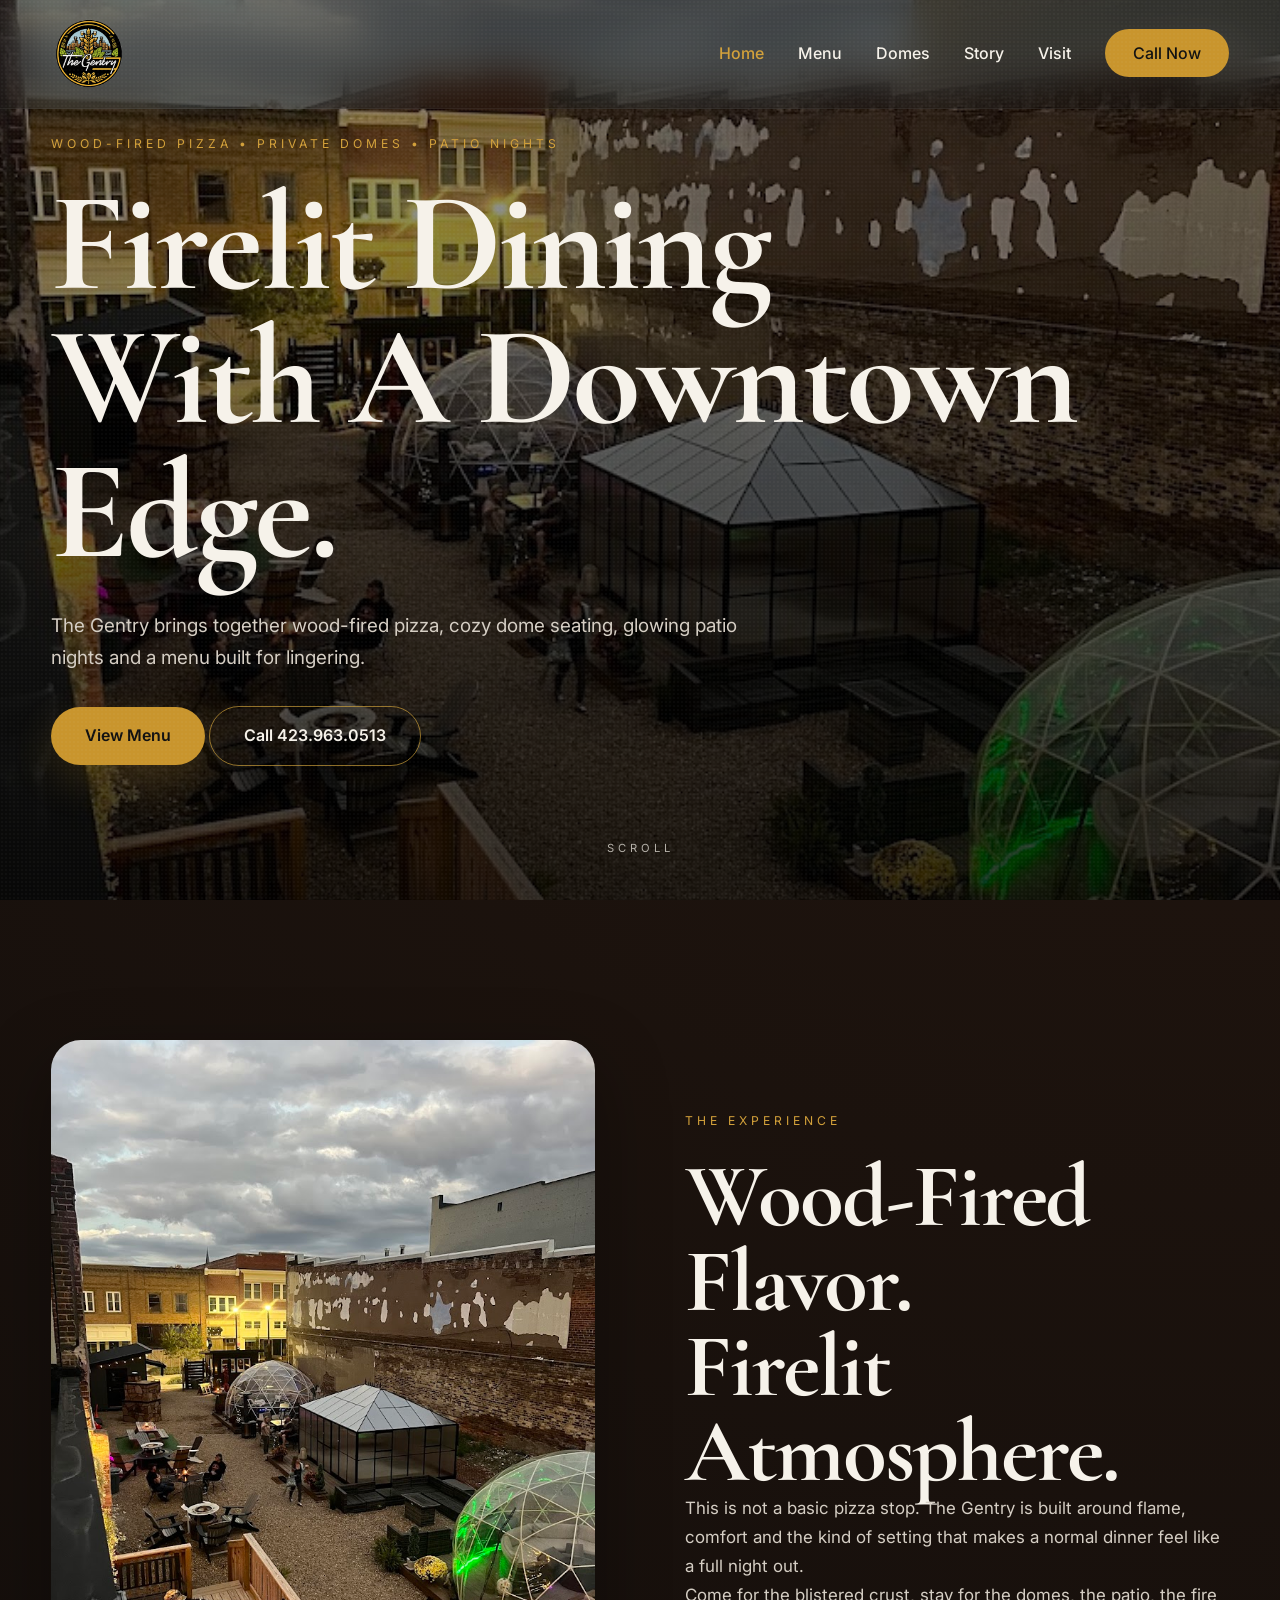
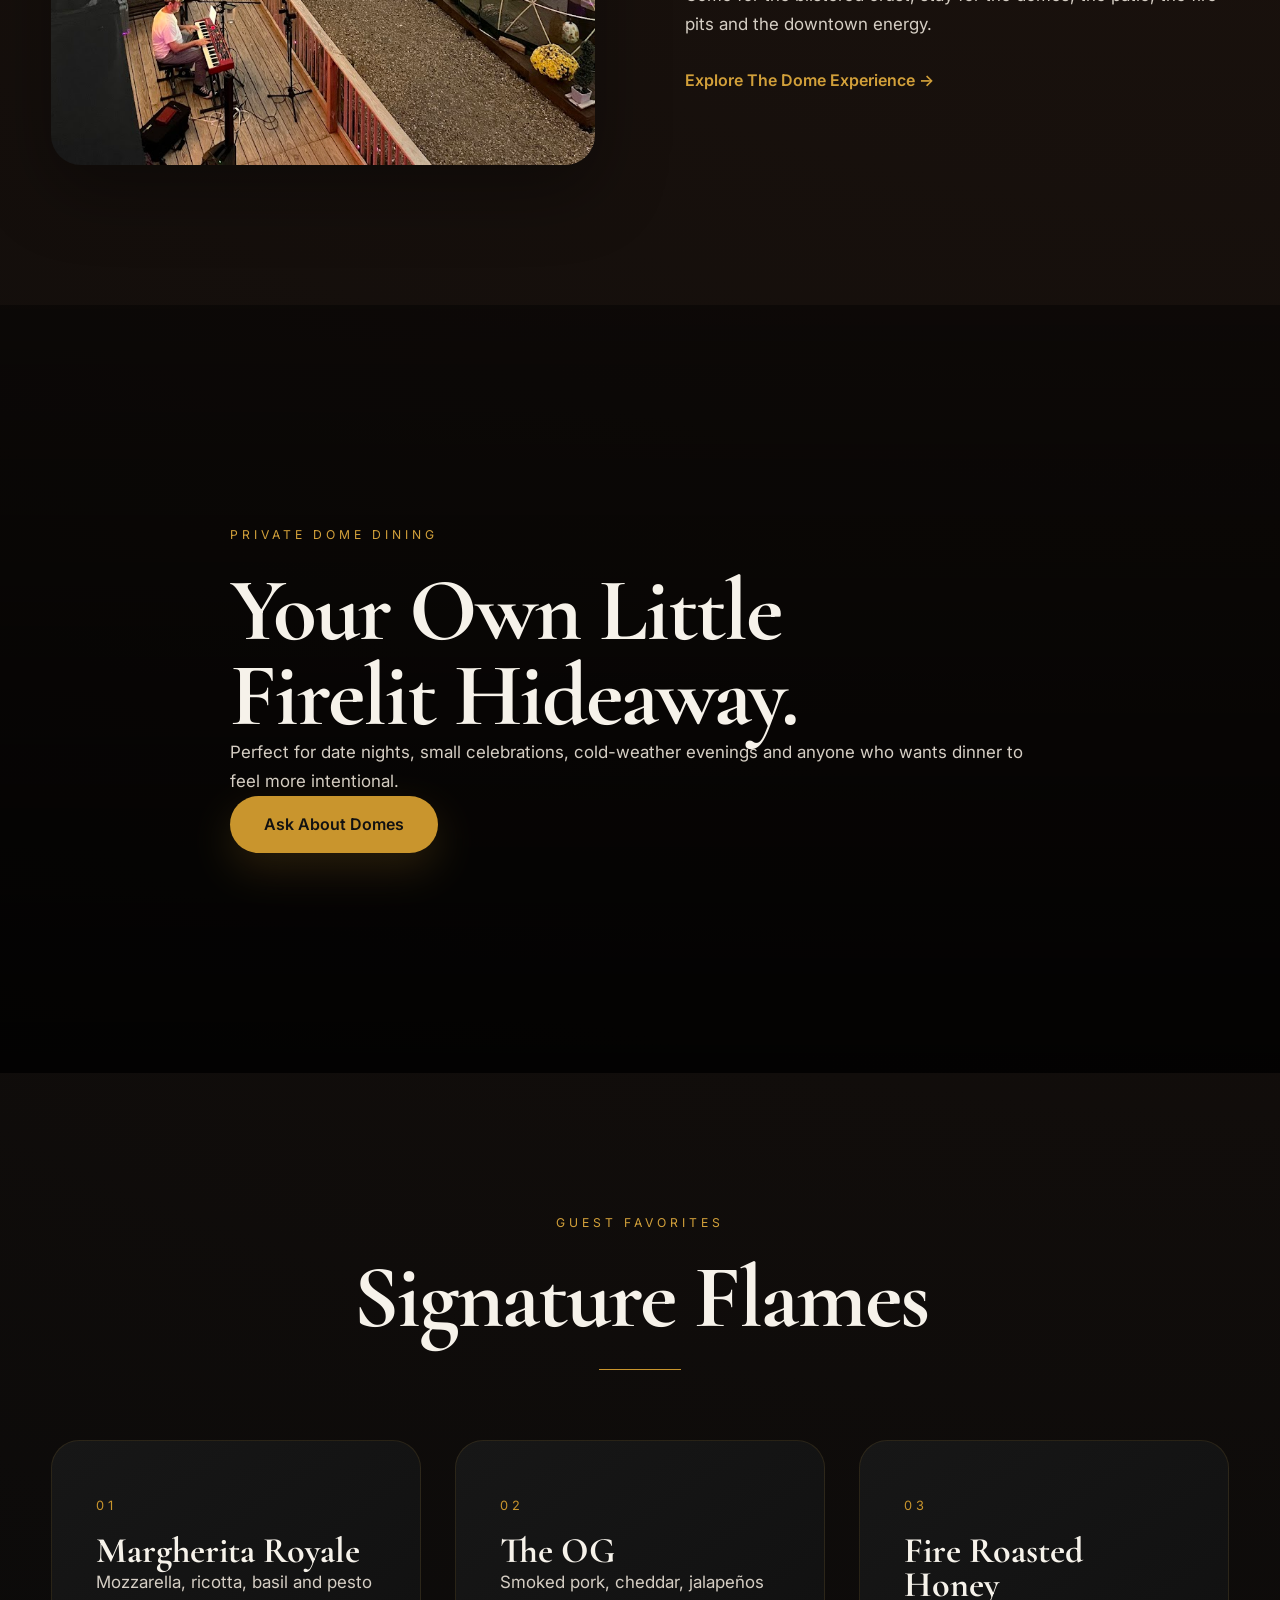
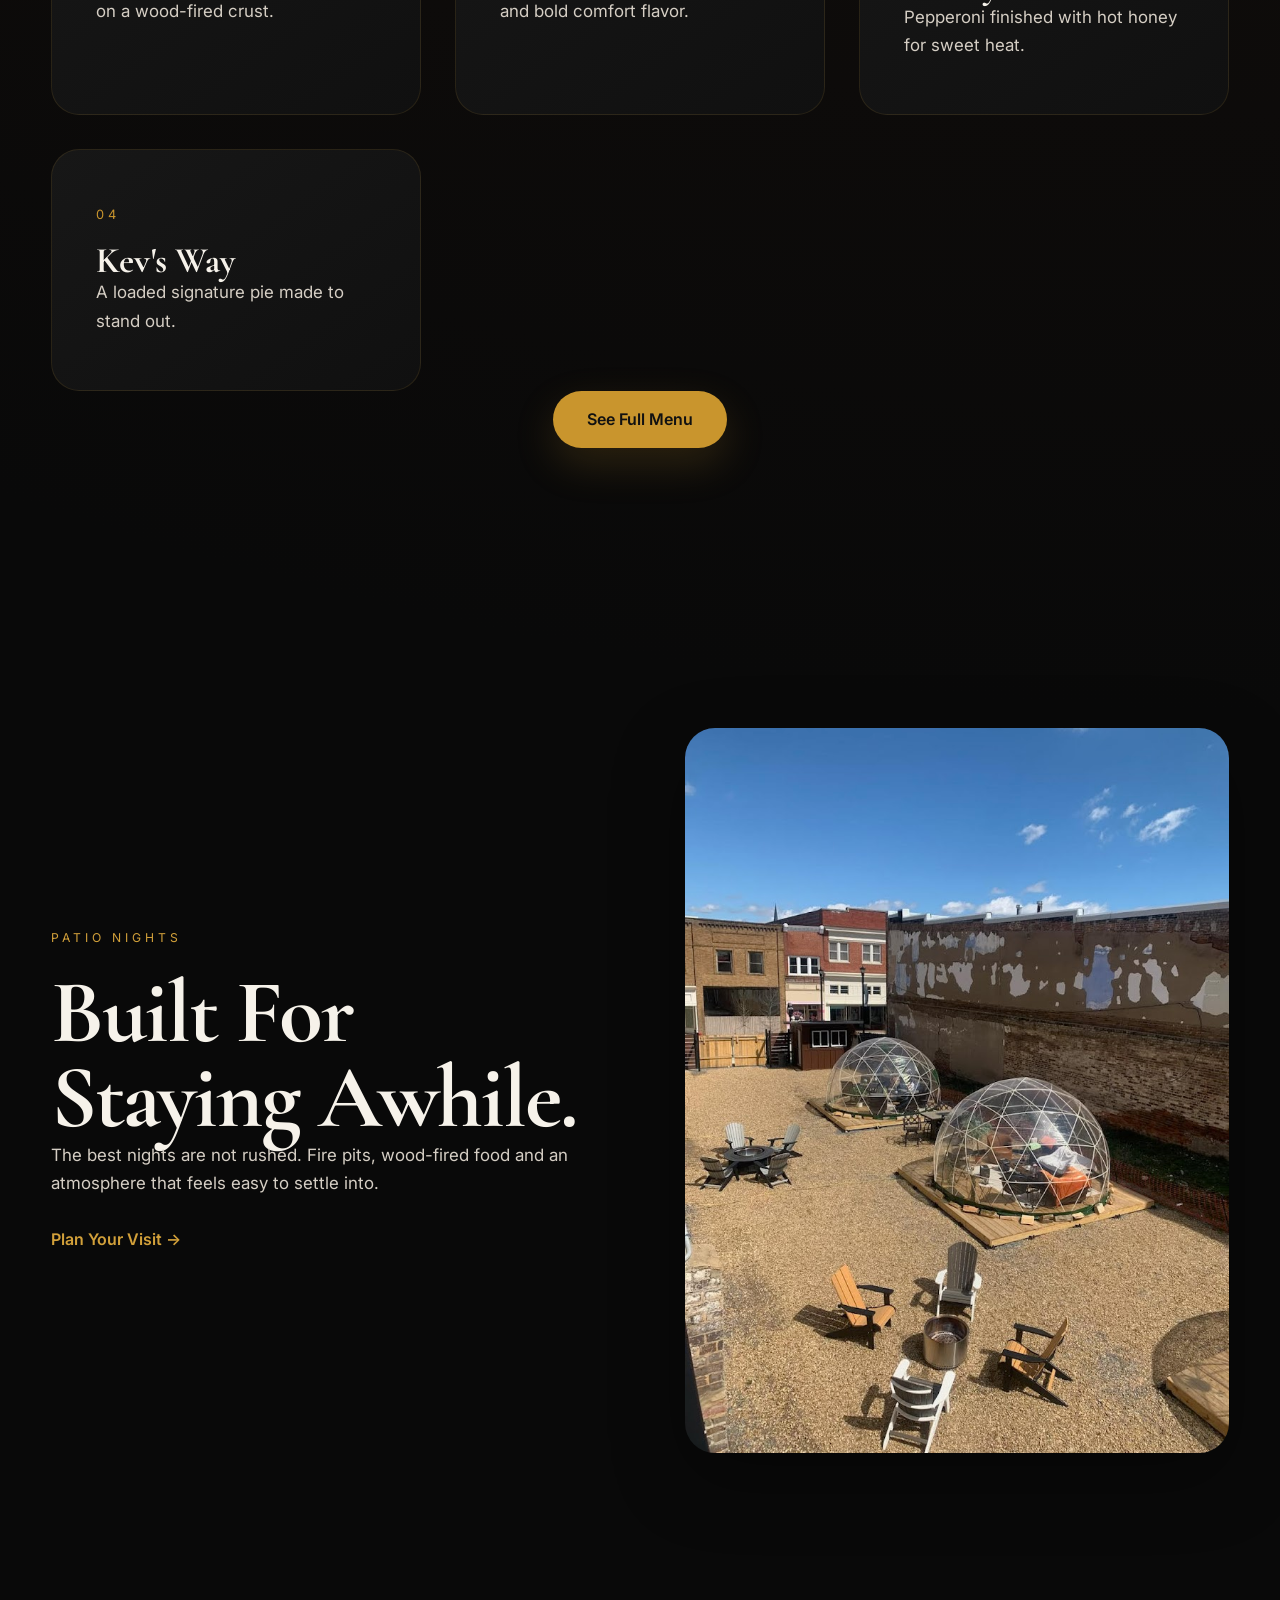
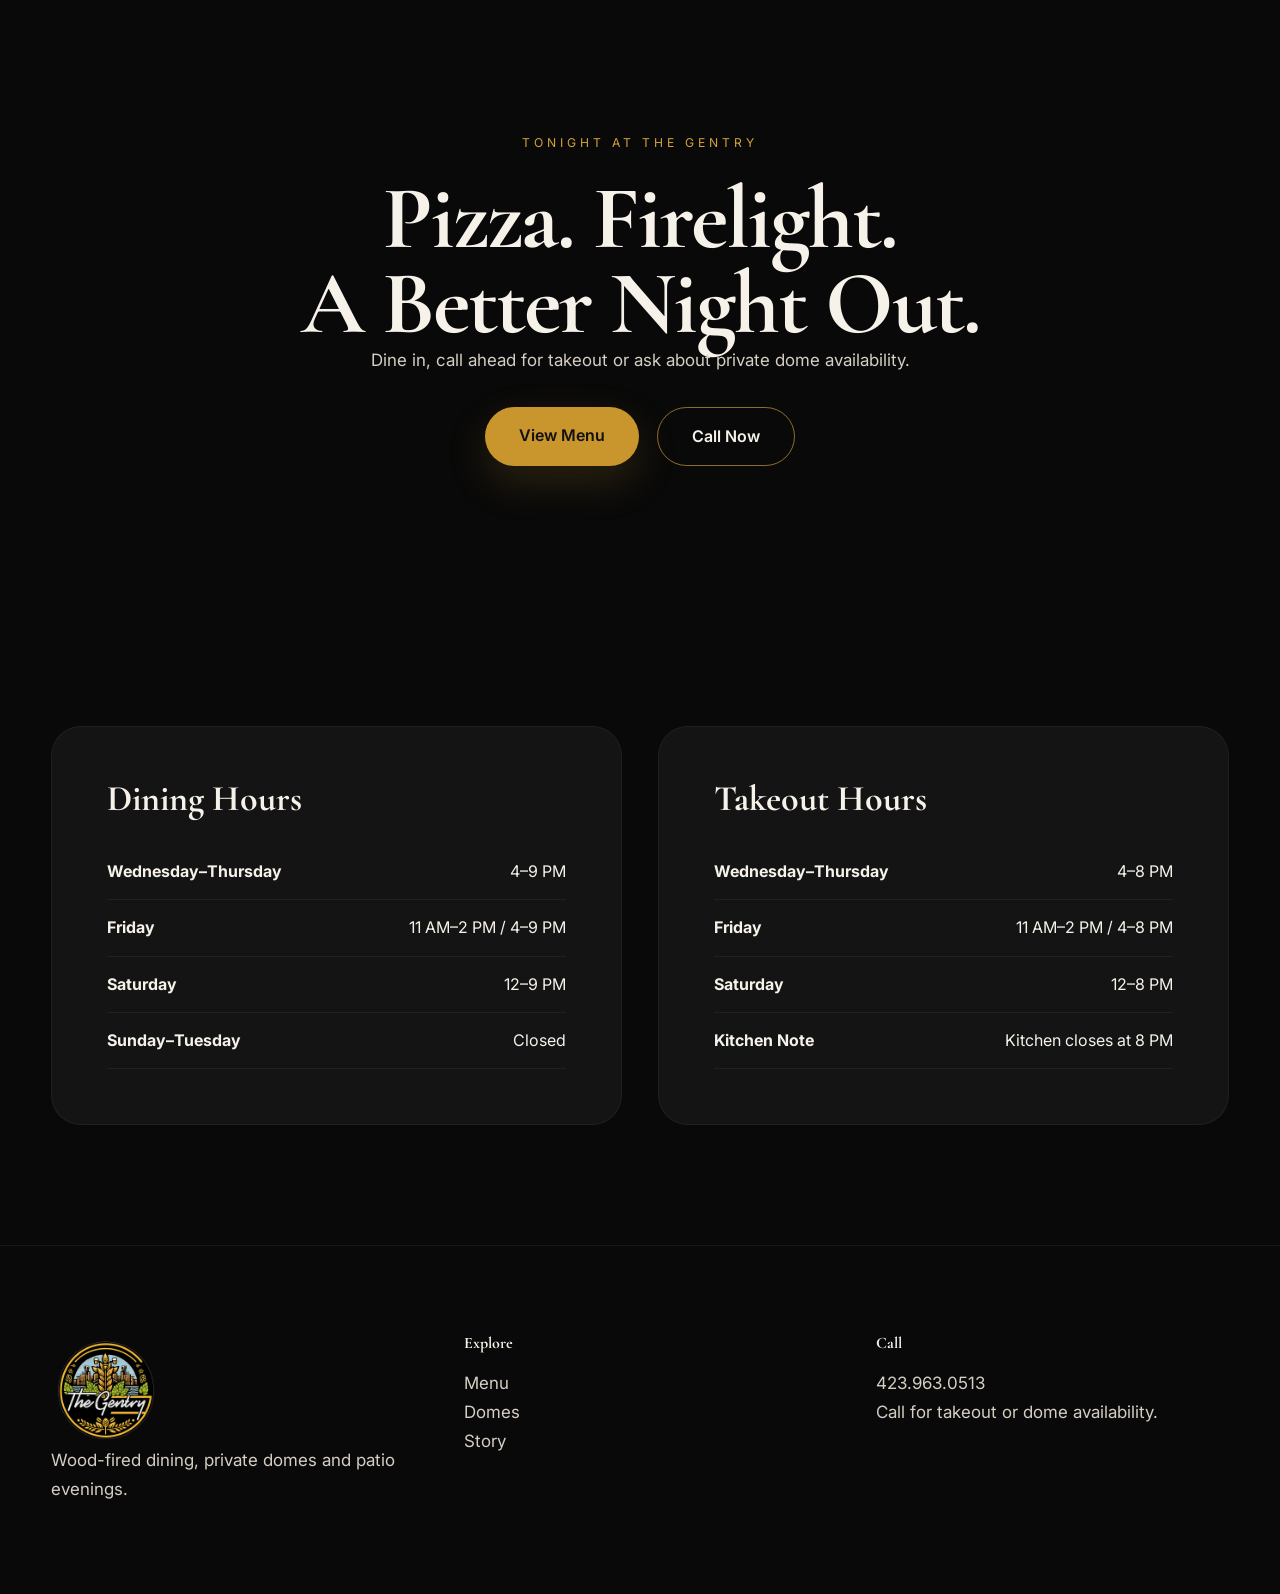
<file: index.html>
<!DOCTYPE html>
<html lang="en">
<head>
<meta charset="UTF-8">
<meta name="viewport" content="width=device-width,initial-scale=1.0">

<title>The Gentry | Wood-Fired Dining & Private Domes</title>
<meta name="description" content="The Gentry offers wood-fired pizza, private dome dining, patio firelight, takeout and downtown evening atmosphere.">

<link rel="preconnect" href="https://fonts.googleapis.com">
<link rel="preconnect" href="https://fonts.gstatic.com" crossorigin>

<link href="https://fonts.googleapis.com/css2?family=Cormorant+Garamond:wght@500;600;700&family=Inter:wght@300;400;500;600;700&display=swap" rel="stylesheet">

<link rel="stylesheet" href="styles.css">
</head>

<body>

<div class="grain"></div>
<div class="cursor-glow" id="cursorGlow"></div>

<header class="site-header" id="siteHeader">
  <div class="container nav-wrap">

    <a href="index.html" class="brand" aria-label="The Gentry home">
      <img src="assets/logo.png" alt="The Gentry">
    </a>

    <nav class="site-nav" aria-label="Main navigation">
      <button id="mobileToggle" class="mobile-toggle" aria-label="Open menu" aria-expanded="false">
        <span></span>
        <span></span>
        <span></span>
      </button>

      <ul class="nav-links" id="navLinks">
        <li><a href="index.html" class="active">Home</a></li>
        <li><a href="menu.html">Menu</a></li>
        <li><a href="experience.html">Domes</a></li>
        <li><a href="about.html">Story</a></li>
        <li><a href="visit.html">Visit</a></li>
        <li><a href="tel:4239630513" class="nav-cta">Call Now</a></li>
      </ul>
    </nav>

  </div>
</header>

<main>

<section class="hero">
  <div class="hero-bg-zoom"></div>
  <div class="hero-overlay"></div>

  <div class="container hero-content">
    <p class="eyebrow fade-up">Wood-Fired Pizza • Private Domes • Patio Nights</p>

    <h1 class="fade-up delay1">
      Firelit Dining<br>
      With A Downtown<br>
      Edge.
    </h1>

    <p class="hero-copy fade-up delay2">
      The Gentry brings together wood-fired pizza, cozy dome seating, glowing patio nights and a menu built for lingering.
    </p>

    <div class="hero-buttons fade-up delay3">
      <a href="menu.html" class="btn btn-gold">View Menu</a>
      <a href="tel:4239630513" class="btn btn-outline">Call 423.963.0513</a>
    </div>
  </div>

  <div class="scroll-indicator">Scroll</div>
</section>

<section class="section">
  <div class="container editorial-grid">

    <div class="editorial-image reveal">
      <img src="assets/vibe.jpg" alt="The Gentry wood-fired dining atmosphere">
    </div>

    <div class="editorial-copy reveal">
      <p class="eyebrow">The Experience</p>

      <h2>
        Wood-Fired Flavor.<br>
        Firelit Atmosphere.
      </h2>

      <p>
        This is not a basic pizza stop. The Gentry is built around flame, comfort and the kind of setting that makes a normal dinner feel like a full night out.
      </p>

      <p>
        Come for the blistered crust, stay for the domes, the patio, the fire pits and the downtown energy.
      </p>

      <a href="experience.html" class="text-link">Explore The Dome Experience →</a>
    </div>

  </div>
</section>

<section class="immersive-photo dome-feature">
  <div class="overlay-dark"></div>

  <div class="container immersive-copy">
    <p class="eyebrow">Private Dome Dining</p>

    <h2>
      Your Own Little<br>
      Firelit Hideaway.
    </h2>

    <p>
      Perfect for date nights, small celebrations, cold-weather evenings and anyone who wants dinner to feel more intentional.
    </p>

    <a href="tel:4239630513" class="btn btn-gold">Ask About Domes</a>
  </div>
</section>

<section class="section signature-menu">
  <div class="container">

    <div class="section-heading center">
      <p class="eyebrow">Guest Favorites</p>
      <h2>Signature Flames</h2>
    </div>

    <div class="dish-layout">

      <article class="dish-card reveal">
        <span class="dish-number">01</span>
        <h3>Margherita Royale</h3>
        <p>Mozzarella, ricotta, basil and pesto on a wood-fired crust.</p>
      </article>

      <article class="dish-card reveal">
        <span class="dish-number">02</span>
        <h3>The OG</h3>
        <p>Smoked pork, cheddar, jalapeños and bold comfort flavor.</p>
      </article>

      <article class="dish-card reveal">
        <span class="dish-number">03</span>
        <h3>Fire Roasted Honey</h3>
        <p>Pepperoni finished with hot honey for sweet heat.</p>
      </article>

      <article class="dish-card reveal">
        <span class="dish-number">04</span>
        <h3>Kev's Way</h3>
        <p>A loaded signature pie made to stand out.</p>
      </article>

    </div>

    <div class="center section-action">
      <a href="menu.html" class="btn btn-gold">See Full Menu</a>
    </div>

  </div>
</section>

<section class="section split-lux">
  <div class="container split-grid">

    <div class="split-copy reveal">
      <p class="eyebrow">Patio Nights</p>

      <h2>
        Built For<br>
        Staying Awhile.
      </h2>

      <p>
        The best nights are not rushed. Fire pits, wood-fired food and an atmosphere that feels easy to settle into.
      </p>

      <a href="visit.html" class="text-link">Plan Your Visit →</a>
    </div>

    <div class="split-photo reveal">
      <img src="assets/vibe2.jpg" alt="The Gentry patio atmosphere">
    </div>

  </div>
</section>

<section class="section tonight">
  <div class="container center narrow">

    <p class="eyebrow">Tonight At The Gentry</p>

    <h2>
      Pizza. Firelight.<br>
      A Better Night Out.
    </h2>

    <p>
      Dine in, call ahead for takeout or ask about private dome availability.
    </p>

    <div class="button-row center">
      <a href="menu.html" class="btn btn-gold">View Menu</a>
      <a href="tel:4239630513" class="btn btn-outline">Call Now</a>
    </div>

  </div>
</section>

<section class="hours-lux">
  <div class="container hours-grid">

    <div class="hours-panel reveal">
      <h3>Dining Hours</h3>
      <ul>
        <li><strong>Wednesday–Thursday</strong><span>4–9 PM</span></li>
        <li><strong>Friday</strong><span>11 AM–2 PM / 4–9 PM</span></li>
        <li><strong>Saturday</strong><span>12–9 PM</span></li>
        <li><strong>Sunday–Tuesday</strong><span>Closed</span></li>
      </ul>
    </div>

    <div class="hours-panel reveal">
      <h3>Takeout Hours</h3>
      <ul>
        <li><strong>Wednesday–Thursday</strong><span>4–8 PM</span></li>
        <li><strong>Friday</strong><span>11 AM–2 PM / 4–8 PM</span></li>
        <li><strong>Saturday</strong><span>12–8 PM</span></li>
        <li><strong>Kitchen Note</strong><span>Kitchen closes at 8 PM</span></li>
      </ul>
    </div>

  </div>
</section>

</main>

<footer class="lux-footer">
  <div class="container footer-grid">

    <div>
      <img src="assets/logo.png" class="footer-logo" alt="The Gentry">
      <p class="footer-note">Wood-fired dining, private domes and patio evenings.</p>
    </div>

    <div>
      <h4>Explore</h4>
      <p><a href="menu.html">Menu</a></p>
      <p><a href="experience.html">Domes</a></p>
      <p><a href="about.html">Story</a></p>
    </div>

    <div>
      <h4>Call</h4>
      <p><a href="tel:4239630513">423.963.0513</a></p>
      <p>Call for takeout or dome availability.</p>
    </div>

  </div>
</footer>

<script src="script.js"></script>

</body>
</html>
</file>
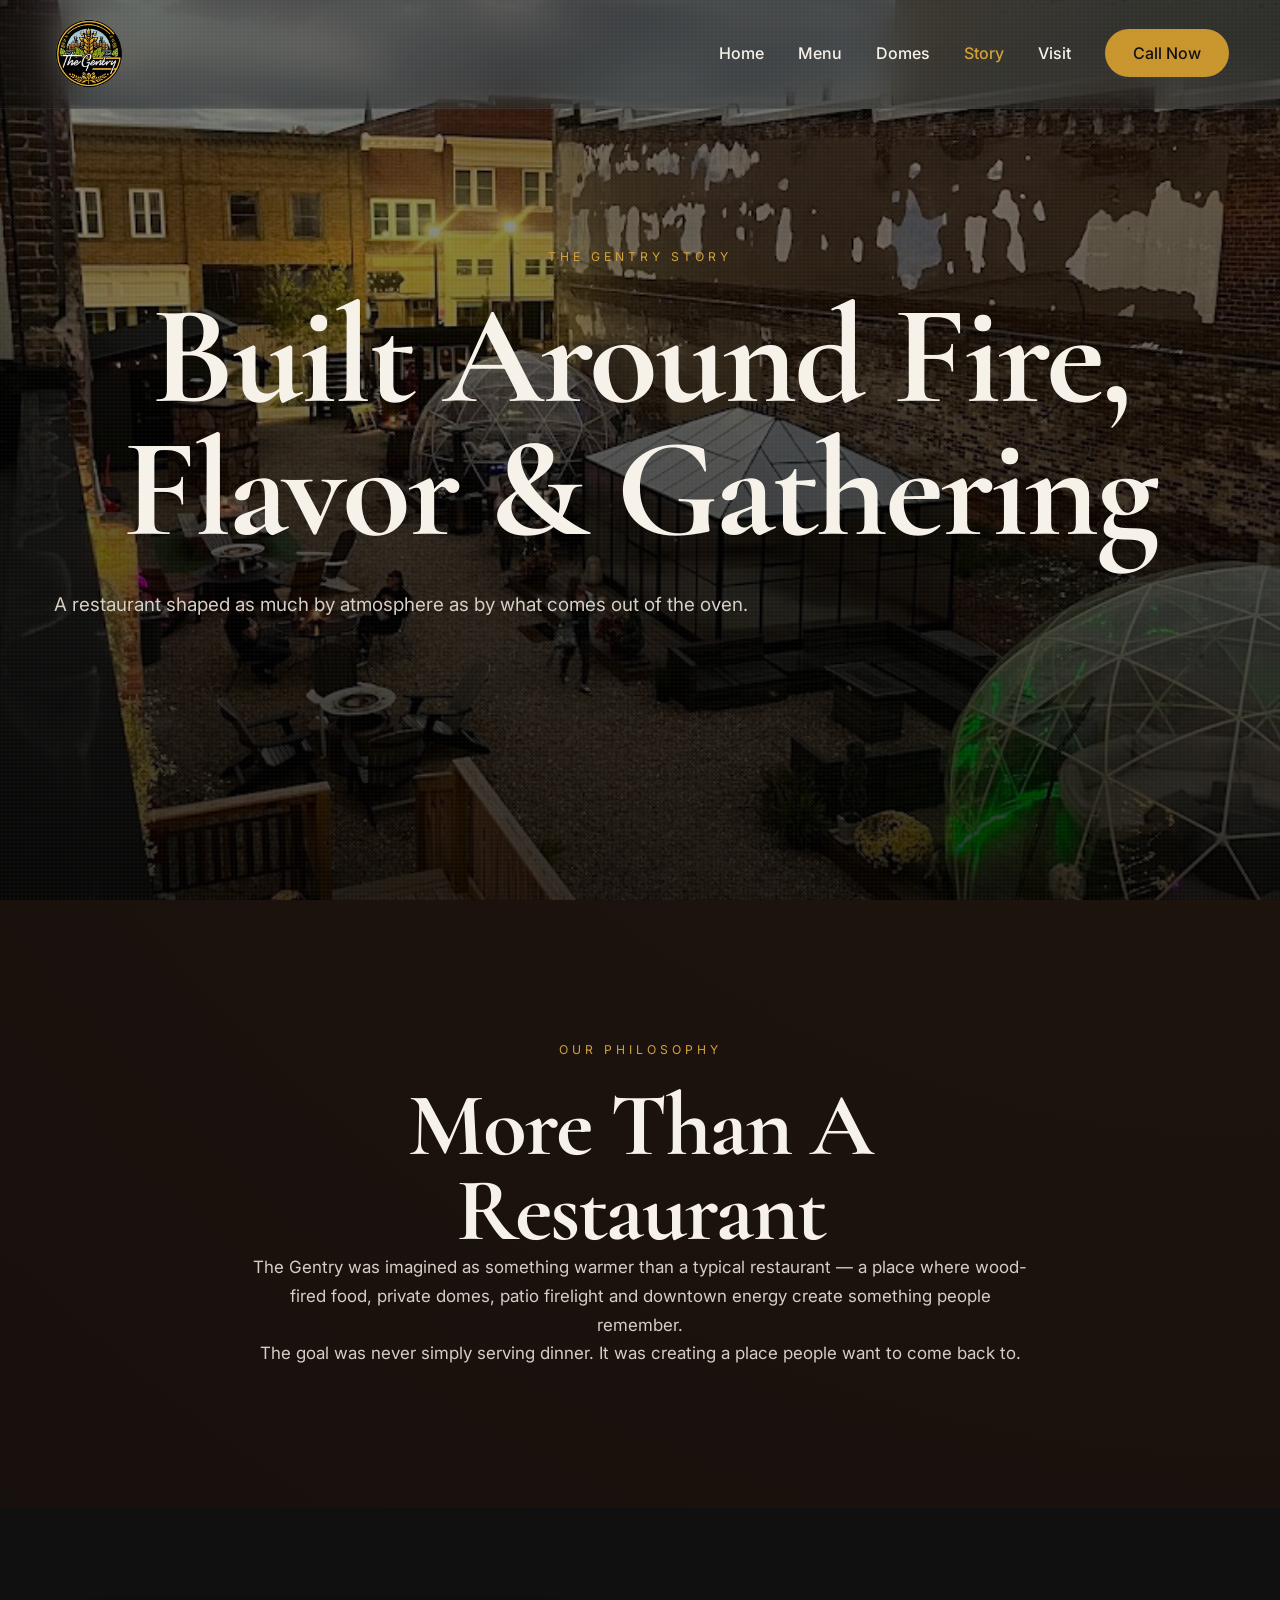
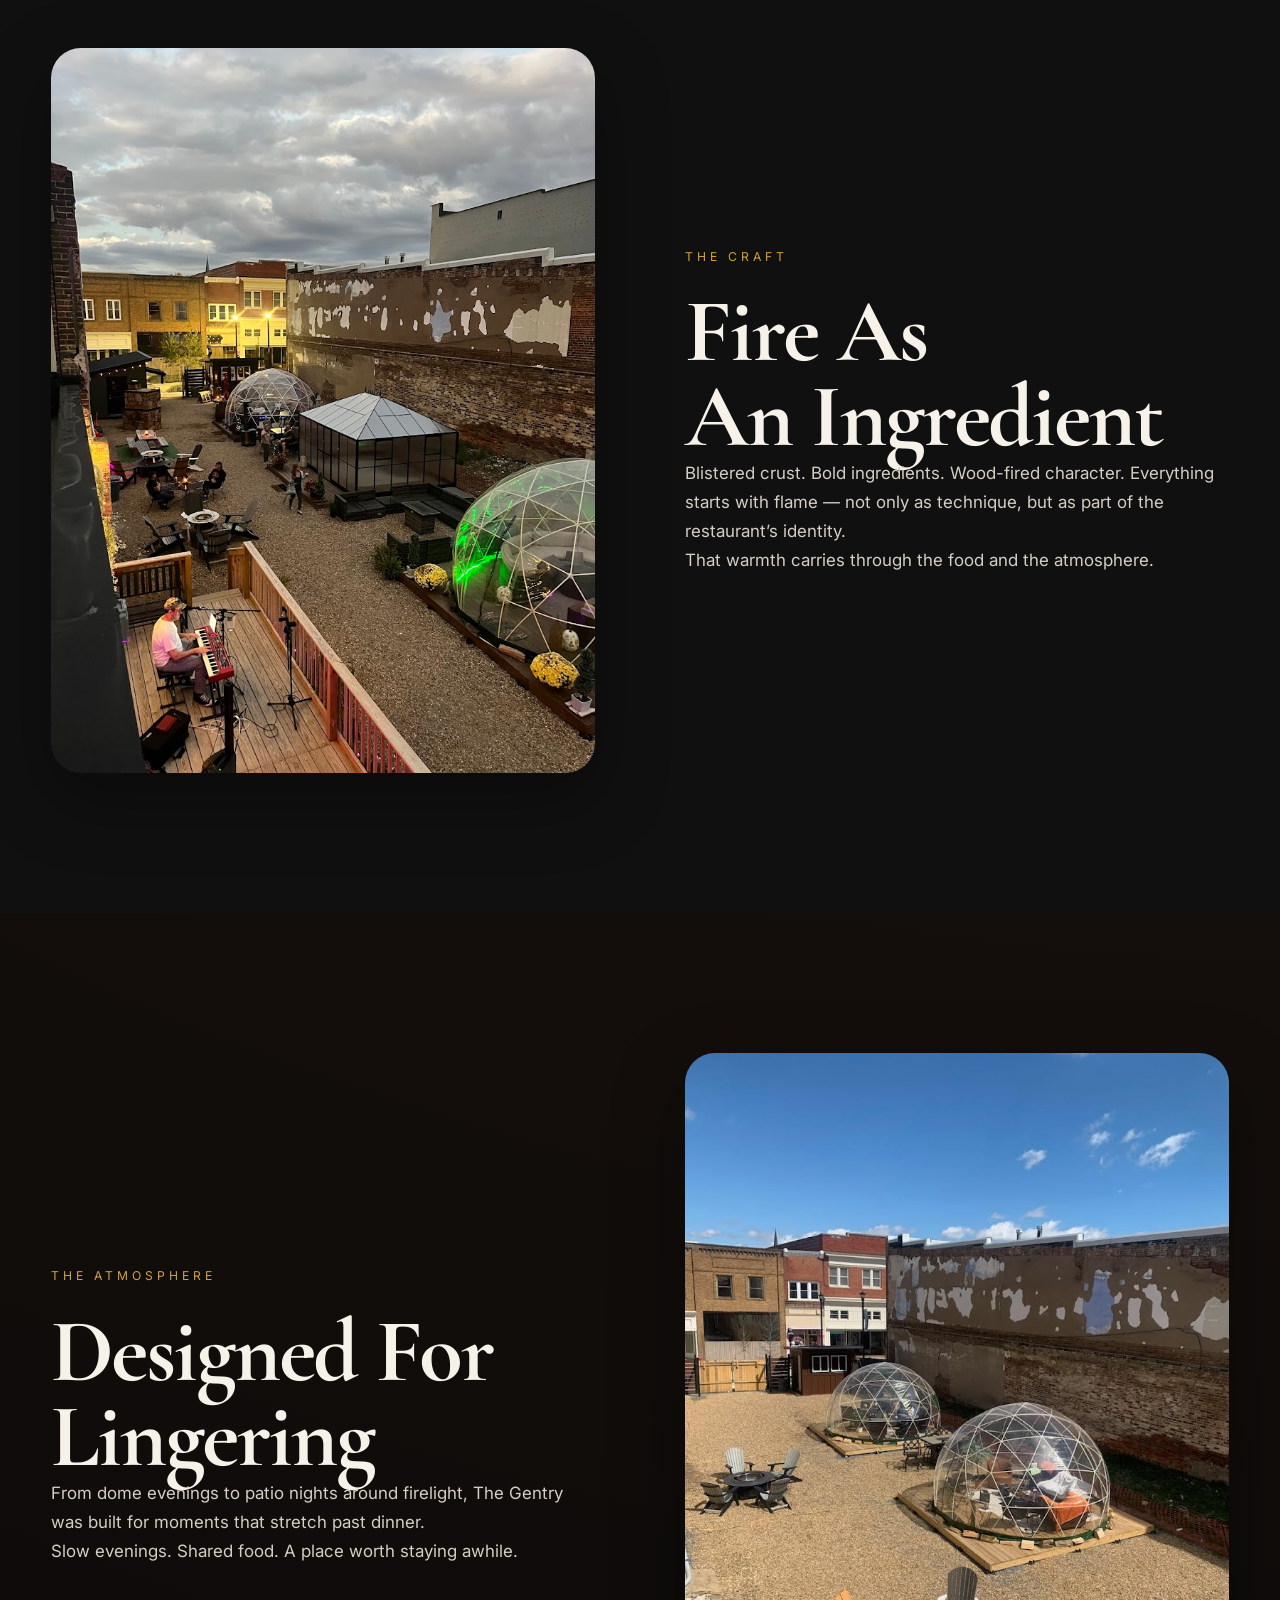
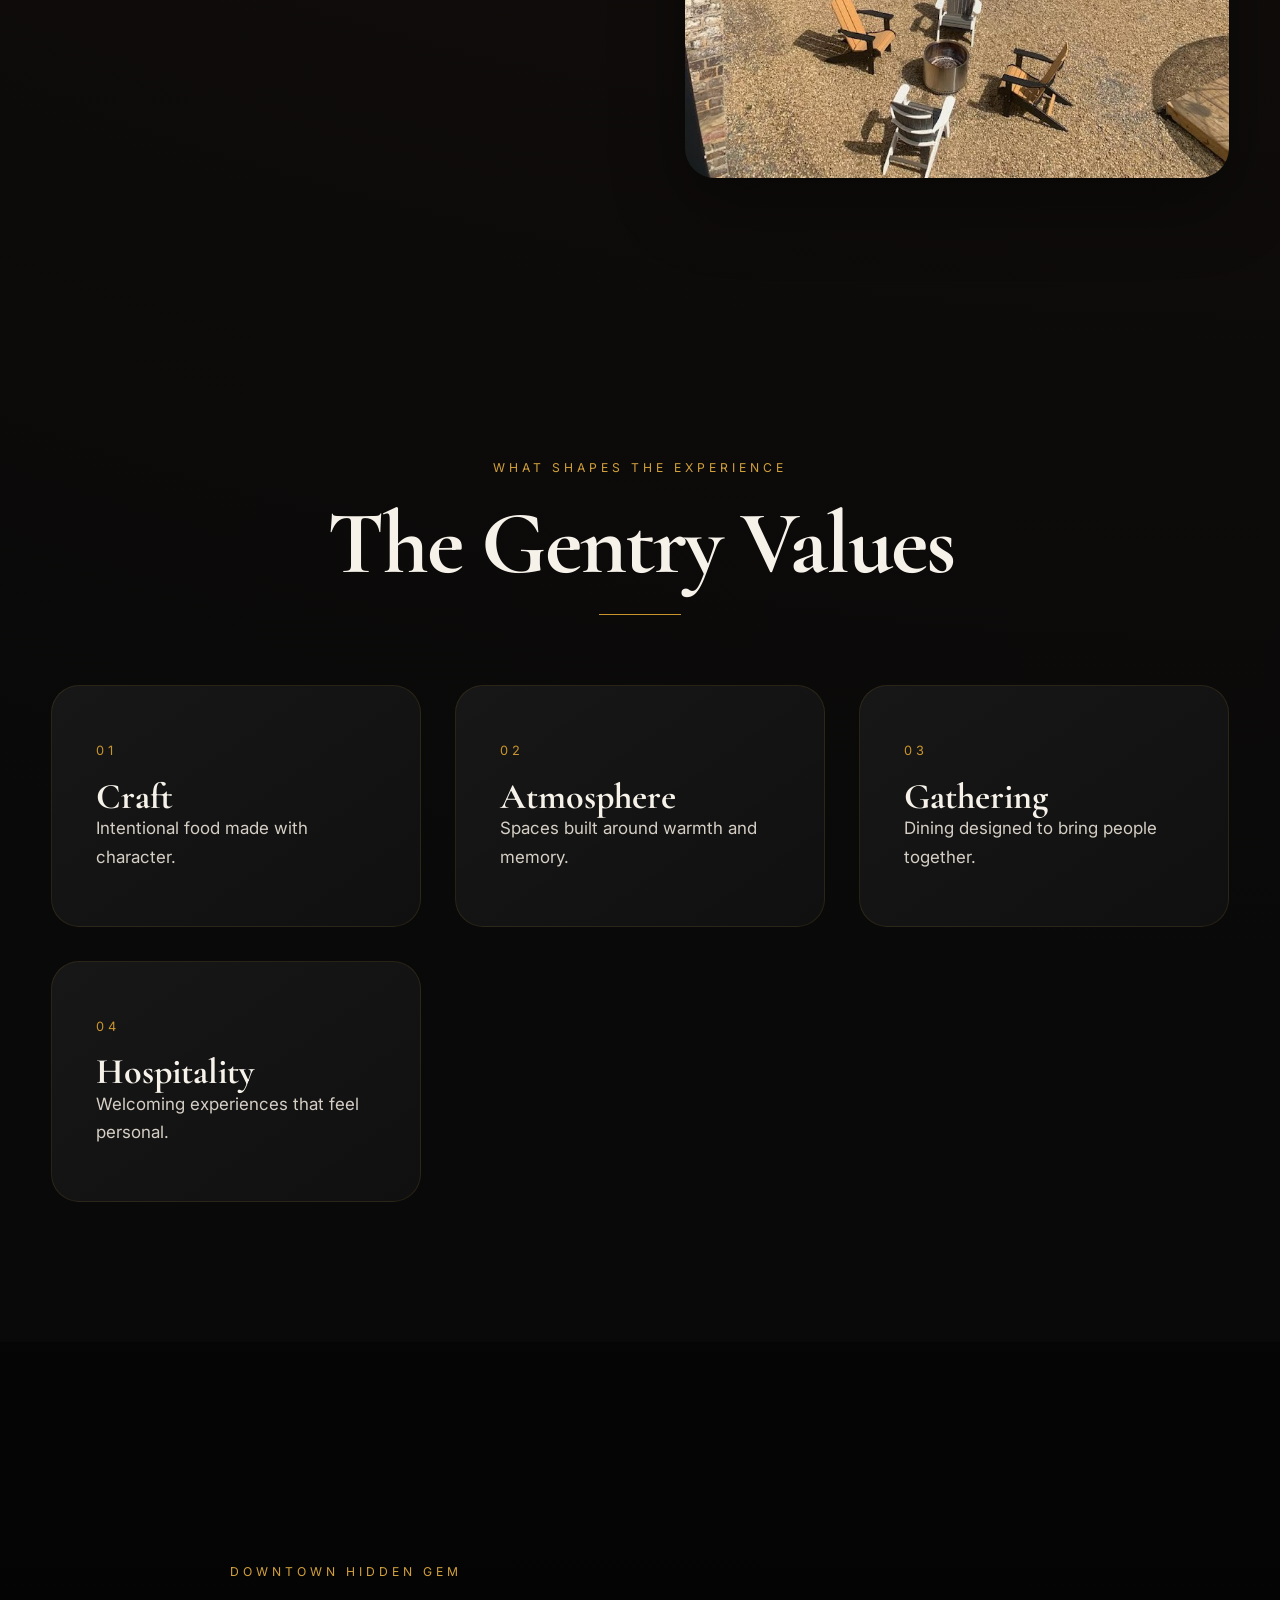
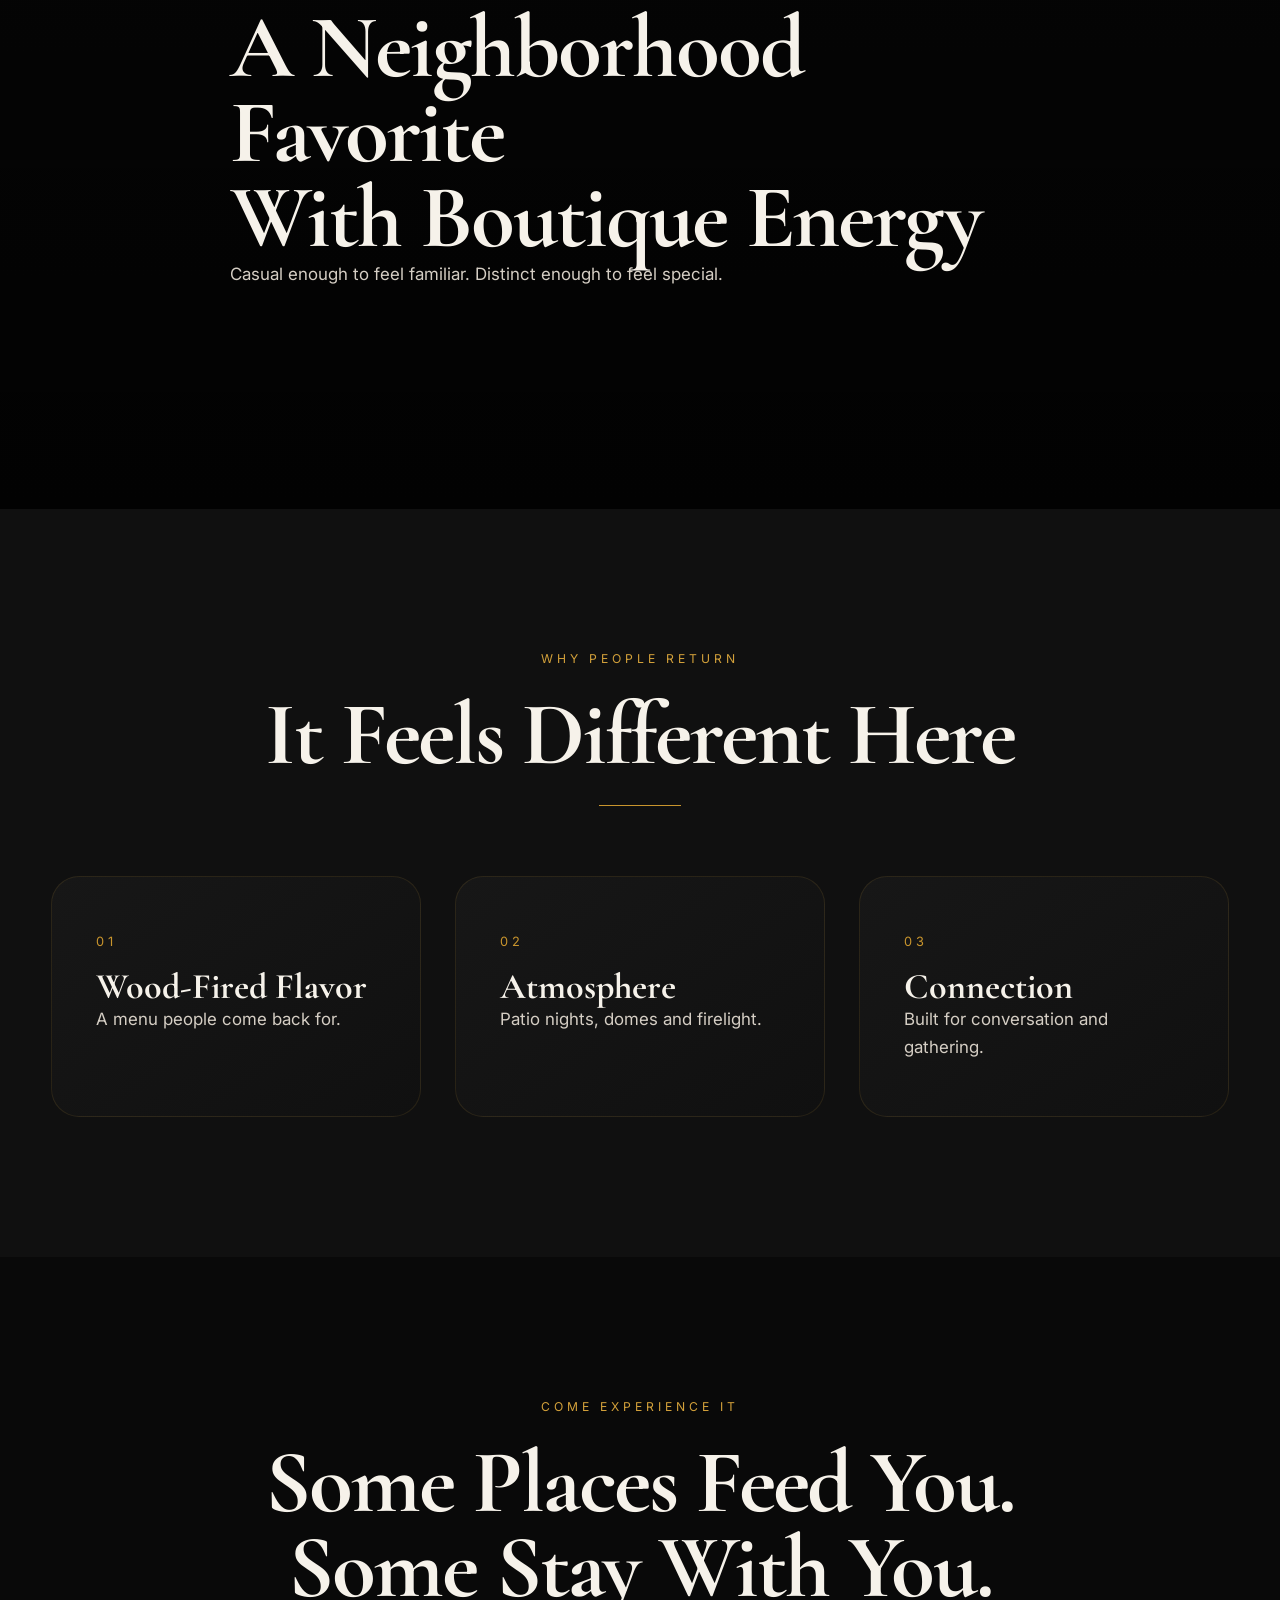
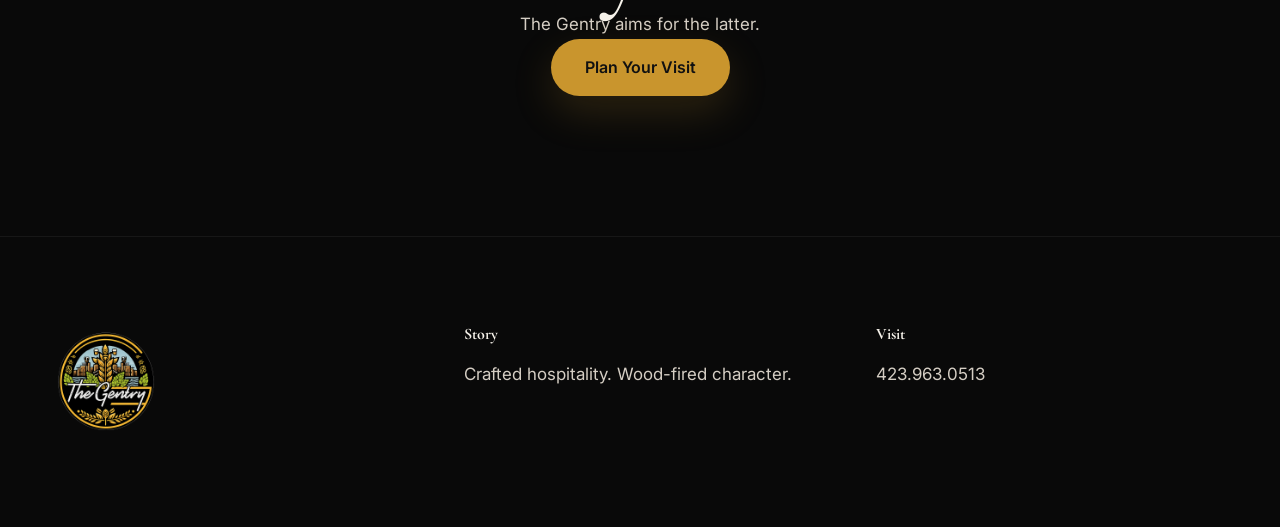
<file: about.html>
<!DOCTYPE html>
<html lang="en">
<head>
<meta charset="UTF-8">
<meta name="viewport" content="width=device-width,initial-scale=1.0">

<title>Our Story | The Gentry</title>
<meta name="description" content="The story behind The Gentry — wood-fired dining, private domes, hospitality and atmosphere.">

<link rel="preconnect" href="https://fonts.googleapis.com">
<link rel="preconnect" href="https://fonts.gstatic.com" crossorigin>

<link href="https://fonts.googleapis.com/css2?family=Cormorant+Garamond:wght@500;600;700&family=Inter:wght@300;400;500;600&display=swap" rel="stylesheet">

<link rel="stylesheet" href="styles.css">
</head>
<body>

<div class="grain"></div>

<header class="site-header" id="siteHeader">
<div class="container nav-wrap">

<a href="index.html" class="brand">
<img src="assets/logo.png" alt="The Gentry">
</a>

<nav>

<button id="mobileToggle" class="mobile-toggle" aria-label="Open Menu">
<span></span>
<span></span>
<span></span>
</button>

<ul class="nav-links" id="navLinks">
<li><a href="index.html">Home</a></li>
<li><a href="menu.html">Menu</a></li>
<li><a href="experience.html">Domes</a></li>
<li><a class="active" href="about.html">Story</a></li>
<li><a href="visit.html">Visit</a></li>
<li>
<a href="tel:4239630513" class="nav-cta">
Call Now
</a>
</li>
</ul>

</nav>
</div>
</header>





<section class="story-hero">

<div class="hero-overlay"></div>

<div class="container hero-content center">

<p class="eyebrow fade-up">
THE GENTRY STORY
</p>

<h1 class="fade-up delay1">
Built Around Fire,<br>
Flavor & Gathering
</h1>

<p class="hero-copy fade-up delay2">
A restaurant shaped as much by atmosphere as by what comes out of the oven.
</p>

</div>

</section>





<section class="section">

<div class="container narrow story-intro center reveal">

<p class="eyebrow">
OUR PHILOSOPHY
</p>

<h2>
More Than A Restaurant
</h2>

<p>
The Gentry was imagined as something warmer than a typical restaurant —
a place where wood-fired food, private domes, patio firelight and downtown energy create something people remember.
</p>

<p>
The goal was never simply serving dinner. It was creating a place people want to come back to.
</p>

</div>

</section>





<section class="section dark-section">

<div class="container editorial-grid">

<div class="editorial-image reveal">
<img src="assets/vibe.jpg"
alt="Wood fired cooking">
</div>


<div class="editorial-copy reveal">

<p class="eyebrow">
THE CRAFT
</p>

<h2>
Fire As<br>
An Ingredient
</h2>

<p>
Blistered crust. Bold ingredients. Wood-fired character.

Everything starts with flame — not only as technique, but as part of the restaurant’s identity.
</p>

<p>
That warmth carries through the food and the atmosphere.
</p>

</div>

</div>

</section>





<section class="section">

<div class="container split-grid">

<div class="split-copy reveal">

<p class="eyebrow">
THE ATMOSPHERE
</p>

<h2>
Designed For<br>
Lingering
</h2>

<p>
From dome evenings to patio nights around firelight, The Gentry was built for moments that stretch past dinner.
</p>

<p>
Slow evenings. Shared food. A place worth staying awhile.
</p>

</div>


<div class="split-photo reveal">
<img src="assets/vibe2.jpg"
alt="Restaurant atmosphere">
</div>

</div>

</section>





<section class="brand-values section">

<div class="container">

<div class="section-heading center">

<p class="eyebrow">
WHAT SHAPES THE EXPERIENCE
</p>

<h2>
The Gentry Values
</h2>

</div>


<div class="values-grid">


<div class="value-card reveal">
<span>01</span>
<h3>Craft</h3>

<p>
Intentional food made with character.
</p>
</div>



<div class="value-card reveal">
<span>02</span>
<h3>Atmosphere</h3>

<p>
Spaces built around warmth and memory.
</p>
</div>



<div class="value-card reveal">
<span>03</span>
<h3>Gathering</h3>

<p>
Dining designed to bring people together.
</p>
</div>



<div class="value-card reveal">
<span>04</span>
<h3>Hospitality</h3>

<p>
Welcoming experiences that feel personal.
</p>
</div>


</div>

</div>

</section>





<section class="immersive-photo story-banner">

<div class="overlay-dark"></div>

<div class="container immersive-copy">

<p class="eyebrow">
DOWNTOWN HIDDEN GEM
</p>

<h2>
A Neighborhood Favorite<br>
With Boutique Energy
</h2>

<p>
Casual enough to feel familiar.
Distinct enough to feel special.
</p>

</div>

</section>





<section class="section dark-section">

<div class="container">

<div class="section-heading center">
<p class="eyebrow">
WHY PEOPLE RETURN
</p>

<h2>
It Feels Different Here
</h2>
</div>


<div class="experience-grid-lux">

<div class="experience-card reveal">
<span>01</span>
<h3>Wood-Fired Flavor</h3>
<p>
A menu people come back for.
</p>
</div>

<div class="experience-card reveal">
<span>02</span>
<h3>Atmosphere</h3>
<p>
Patio nights, domes and firelight.
</p>
</div>

<div class="experience-card reveal">
<span>03</span>
<h3>Connection</h3>
<p>
Built for conversation and gathering.
</p>
</div>

</div>

</div>

</section>





<section class="section center">

<div class="container narrow">

<p class="eyebrow">
COME EXPERIENCE IT
</p>

<h2>
Some Places Feed You.<br>
Some Stay With You.
</h2>

<p>
The Gentry aims for the latter.
</p>

<a href="visit.html"
class="btn btn-gold">
Plan Your Visit
</a>

</div>

</section>




<footer class="lux-footer">

<div class="container footer-grid">

<div>
<img src="assets/logo.png"
class="footer-logo"
alt="The Gentry">
</div>

<div>
<h4>Story</h4>
<p>
Crafted hospitality.
Wood-fired character.
</p>
</div>

<div>
<h4>Visit</h4>
<p>
<a href="tel:4239630513">
423.963.0513
</a>
</p>
</div>

</div>

</footer>


<script src="script.js"></script>

</body>
</html>
</file>
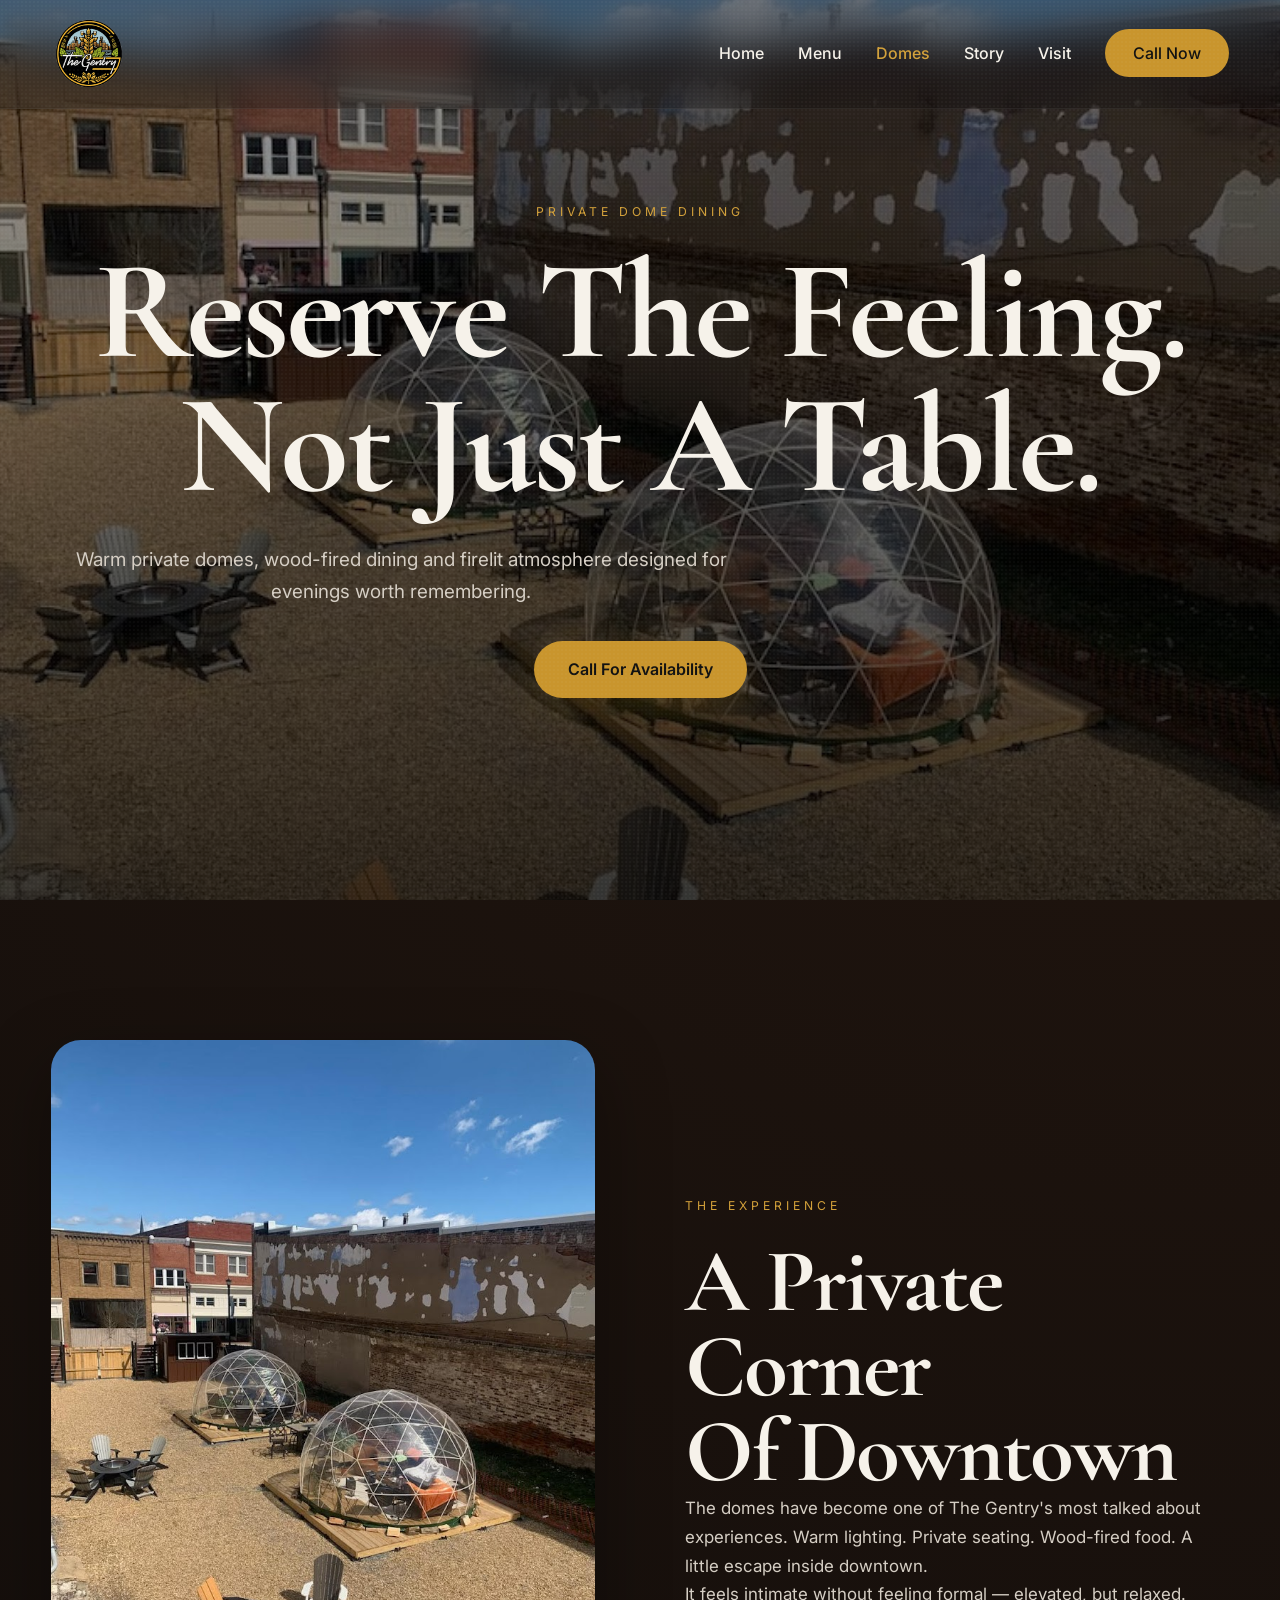
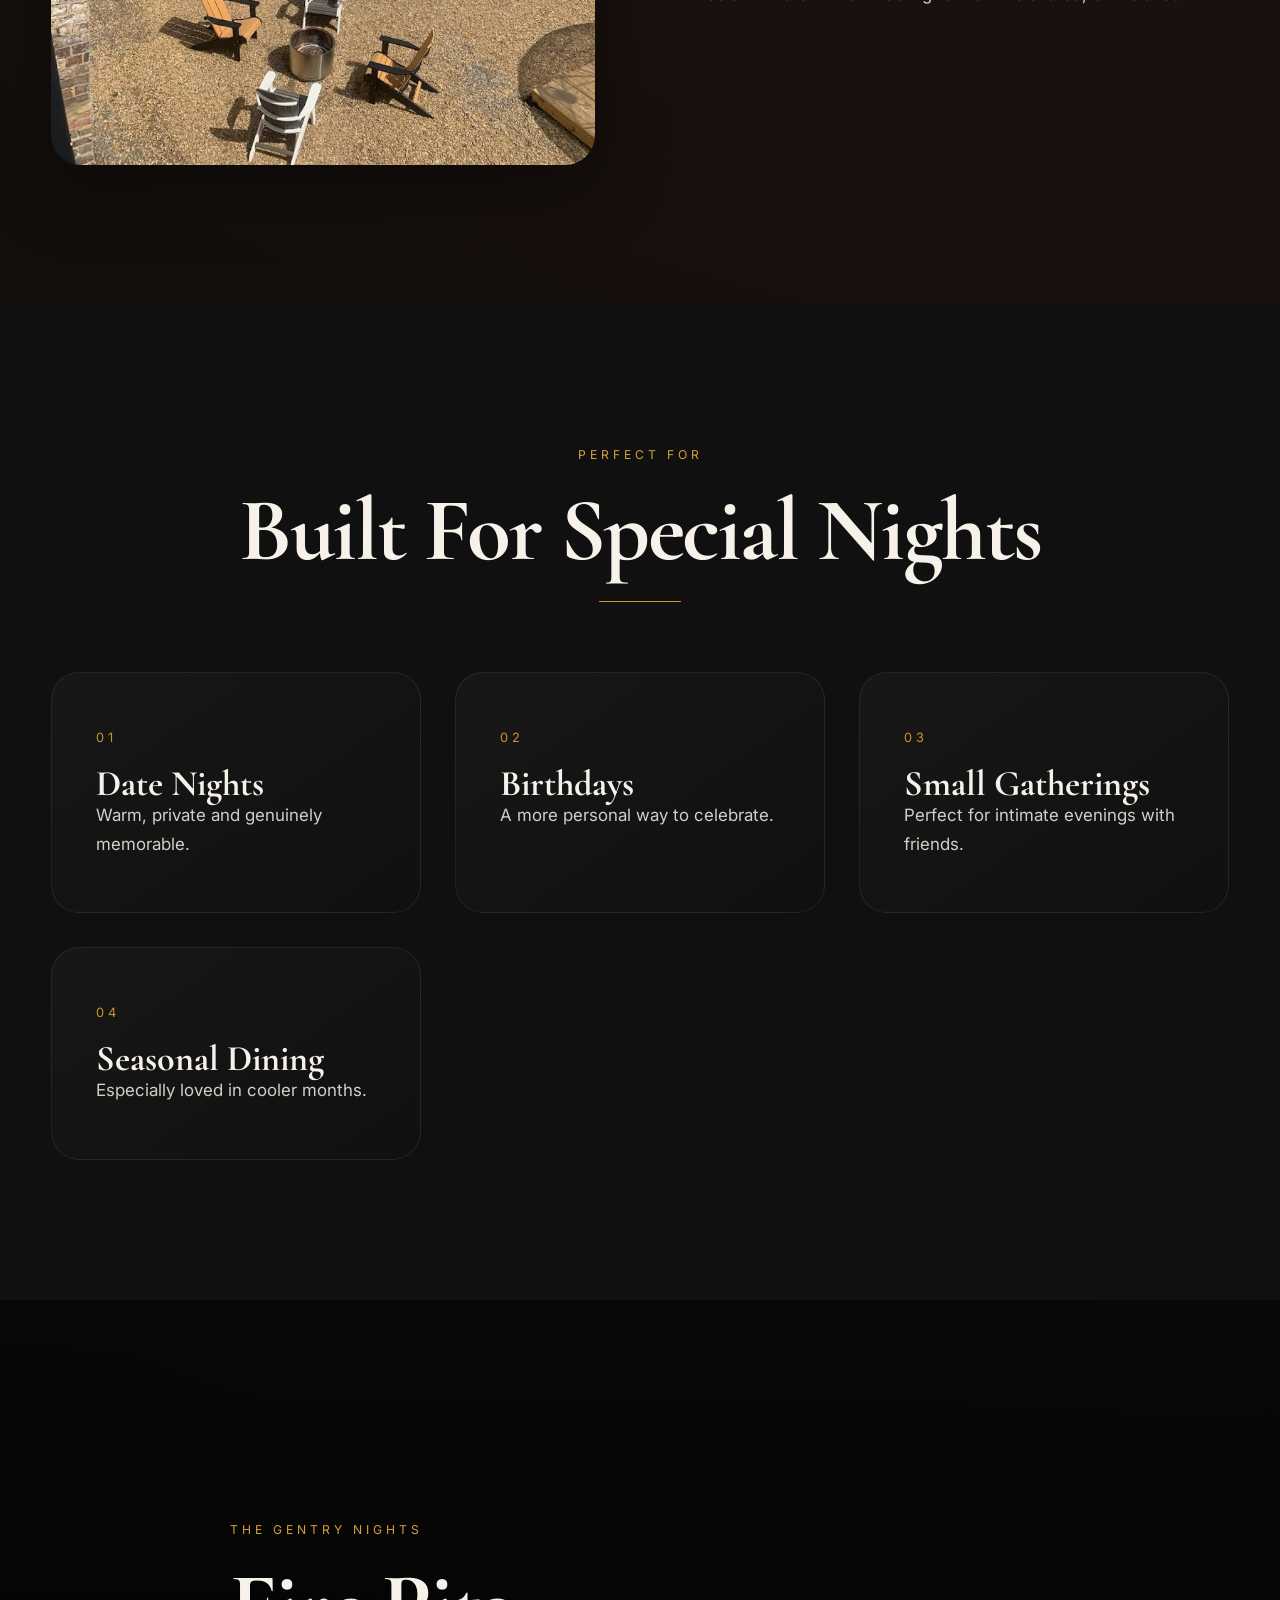
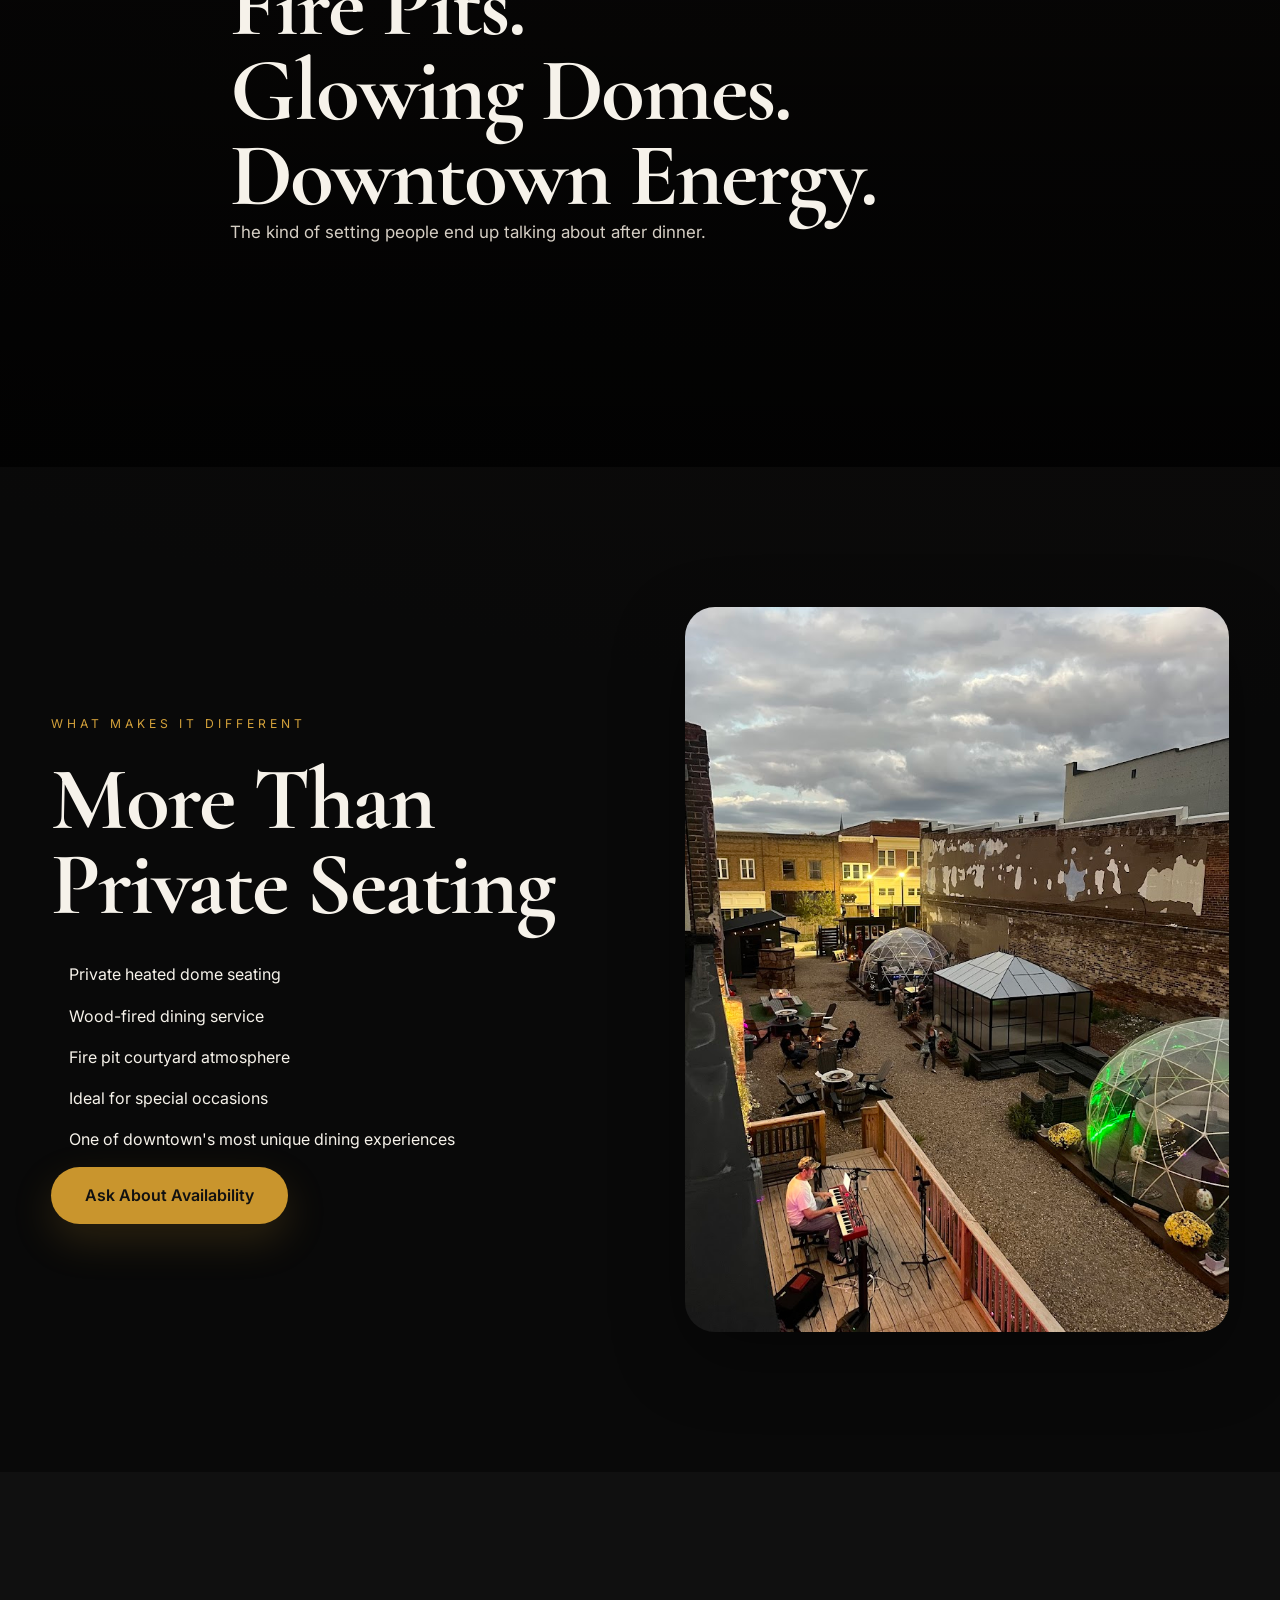
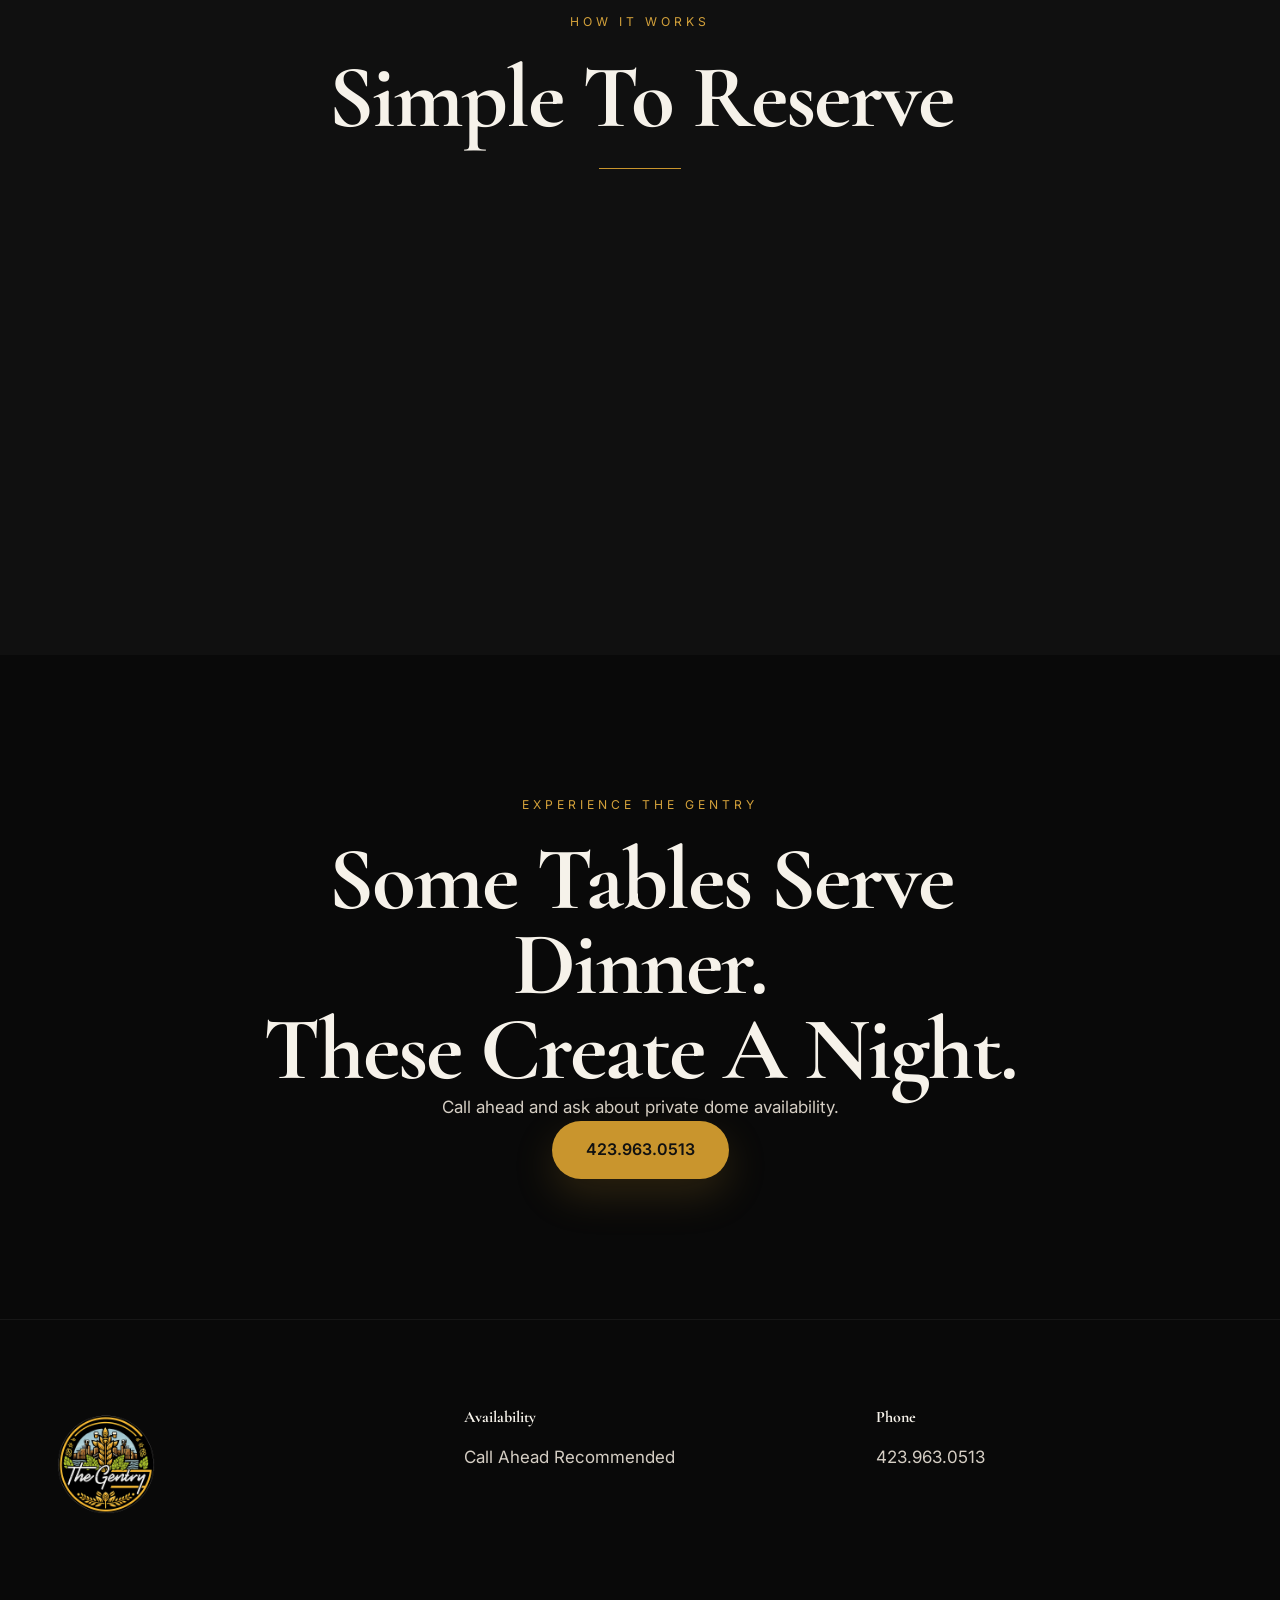
<file: experience.html>
<!DOCTYPE html>
<html lang="en">
<head>
<meta charset="UTF-8">
<meta name="viewport" content="width=device-width,initial-scale=1.0">

<title>Private Dome Experience | The Gentry</title>
<meta name="description" content="Private heated dome dining at The Gentry. Cozy firelit downtown dining for memorable evenings.">

<link rel="preconnect" href="https://fonts.googleapis.com">
<link rel="preconnect" href="https://fonts.gstatic.com" crossorigin>

<link href="https://fonts.googleapis.com/css2?family=Cormorant+Garamond:wght@500;600;700&family=Inter:wght@300;400;500;600&display=swap" rel="stylesheet">

<link rel="stylesheet" href="styles.css">
</head>
<body>

<div class="grain"></div>

<header class="site-header" id="siteHeader">

<div class="container nav-wrap">

<a href="index.html" class="brand">
<img src="assets/logo.png" alt="The Gentry">
</a>

<nav>

<button id="mobileToggle" class="mobile-toggle" aria-label="Open Menu">
<span></span>
<span></span>
<span></span>
</button>

<ul class="nav-links" id="navLinks">
<li><a href="index.html">Home</a></li>
<li><a href="menu.html">Menu</a></li>
<li><a class="active" href="experience.html">Domes</a></li>
<li><a href="about.html">Story</a></li>
<li><a href="visit.html">Visit</a></li>
<li>
<a href="tel:4239630513" class="nav-cta">
Call Now
</a>
</li>
</ul>

</nav>
</div>

</header>





<section class="experience-cinematic">

<div class="hero-overlay"></div>

<div class="container hero-content center">

<p class="eyebrow fade-up">
PRIVATE DOME DINING
</p>

<h1 class="fade-up delay1">
Reserve The Feeling.<br>
Not Just A Table.
</h1>

<p class="hero-copy fade-up delay2">
Warm private domes, wood-fired dining and firelit atmosphere designed for evenings worth remembering.
</p>

<a href="tel:4239630513"
class="btn btn-gold fade-up delay3">
Call For Availability
</a>

</div>

</section>





<section class="section">

<div class="container editorial-grid">

<div class="editorial-image reveal">
<img src="assets/vibe2.jpg"
alt="Private dome dining">
</div>


<div class="editorial-copy reveal">

<p class="eyebrow">
THE EXPERIENCE
</p>

<h2>
A Private Corner<br>
Of Downtown
</h2>

<p>
The domes have become one of The Gentry's most talked about experiences.
Warm lighting.
Private seating.
Wood-fired food.
A little escape inside downtown.
</p>

<p>
It feels intimate without feeling formal — elevated, but relaxed.
</p>

</div>

</div>

</section>





<section class="dark-section section">

<div class="container">

<div class="section-heading center">

<p class="eyebrow">
PERFECT FOR
</p>

<h2>
Built For Special Nights
</h2>

</div>


<div class="experience-grid-lux">


<div class="experience-card reveal">
<span>01</span>
<h3>Date Nights</h3>
<p>
Warm, private and genuinely memorable.
</p>
</div>


<div class="experience-card reveal">
<span>02</span>
<h3>Birthdays</h3>
<p>
A more personal way to celebrate.
</p>
</div>


<div class="experience-card reveal">
<span>03</span>
<h3>Small Gatherings</h3>
<p>
Perfect for intimate evenings with friends.
</p>
</div>


<div class="experience-card reveal">
<span>04</span>
<h3>Seasonal Dining</h3>
<p>
Especially loved in cooler months.
</p>
</div>

</div>

</div>

</section>





<section class="immersive-photo dome-banner">

<div class="overlay-dark"></div>

<div class="container immersive-copy">

<p class="eyebrow">
THE GENTRY NIGHTS
</p>

<h2>
Fire Pits.<br>
Glowing Domes.<br>
Downtown Energy.
</h2>

<p>
The kind of setting people end up talking about after dinner.
</p>

</div>

</section>





<section class="section">

<div class="container split-grid">


<div class="split-copy reveal">

<p class="eyebrow">
WHAT MAKES IT DIFFERENT
</p>

<h2>
More Than<br>
Private Seating
</h2>

<ul class="lux-list">
<li>Private heated dome seating</li>
<li>Wood-fired dining service</li>
<li>Fire pit courtyard atmosphere</li>
<li>Ideal for special occasions</li>
<li>One of downtown's most unique dining experiences</li>
</ul>

<a href="tel:4239630513"
class="btn btn-gold">
Ask About Availability
</a>

</div>



<div class="split-photo reveal">
<img src="assets/vibe.jpg"
alt="Dome ambiance">
</div>

</div>

</section>





<section class="section dark-section">

<div class="container">

<div class="section-heading center">
<p class="eyebrow">
HOW IT WORKS
</p>

<h2>
Simple To Reserve
</h2>
</div>


<div class="experience-grid-lux">

<div class="experience-card reveal">
<span>01</span>
<h3>Call Ahead</h3>
<p>
Check dome availability by phone.
</p>
</div>

<div class="experience-card reveal">
<span>02</span>
<h3>Choose Your Evening</h3>
<p>
Plan a casual night out or special occasion.
</p>
</div>

<div class="experience-card reveal">
<span>03</span>
<h3>Show Up Hungry</h3>
<p>
We’ll handle the atmosphere.
</p>
</div>

</div>

</div>

</section>





<section class="section center">

<div class="container narrow">

<p class="eyebrow">
EXPERIENCE THE GENTRY
</p>

<h2>
Some Tables Serve Dinner.<br>
These Create A Night.
</h2>

<p>
Call ahead and ask about private dome availability.
</p>

<a href="tel:4239630513"
class="btn btn-gold">
423.963.0513
</a>

</div>

</section>





<footer class="lux-footer">

<div class="container footer-grid">

<div>
<img src="assets/logo.png"
class="footer-logo"
alt="The Gentry">
</div>

<div>
<h4>Availability</h4>
<p>
Call Ahead Recommended
</p>
</div>

<div>
<h4>Phone</h4>
<p>
<a href="tel:4239630513">
423.963.0513
</a>
</p>
</div>

</div>

</footer>

<script src="script.js"></script>

</body>
</html>
</file>
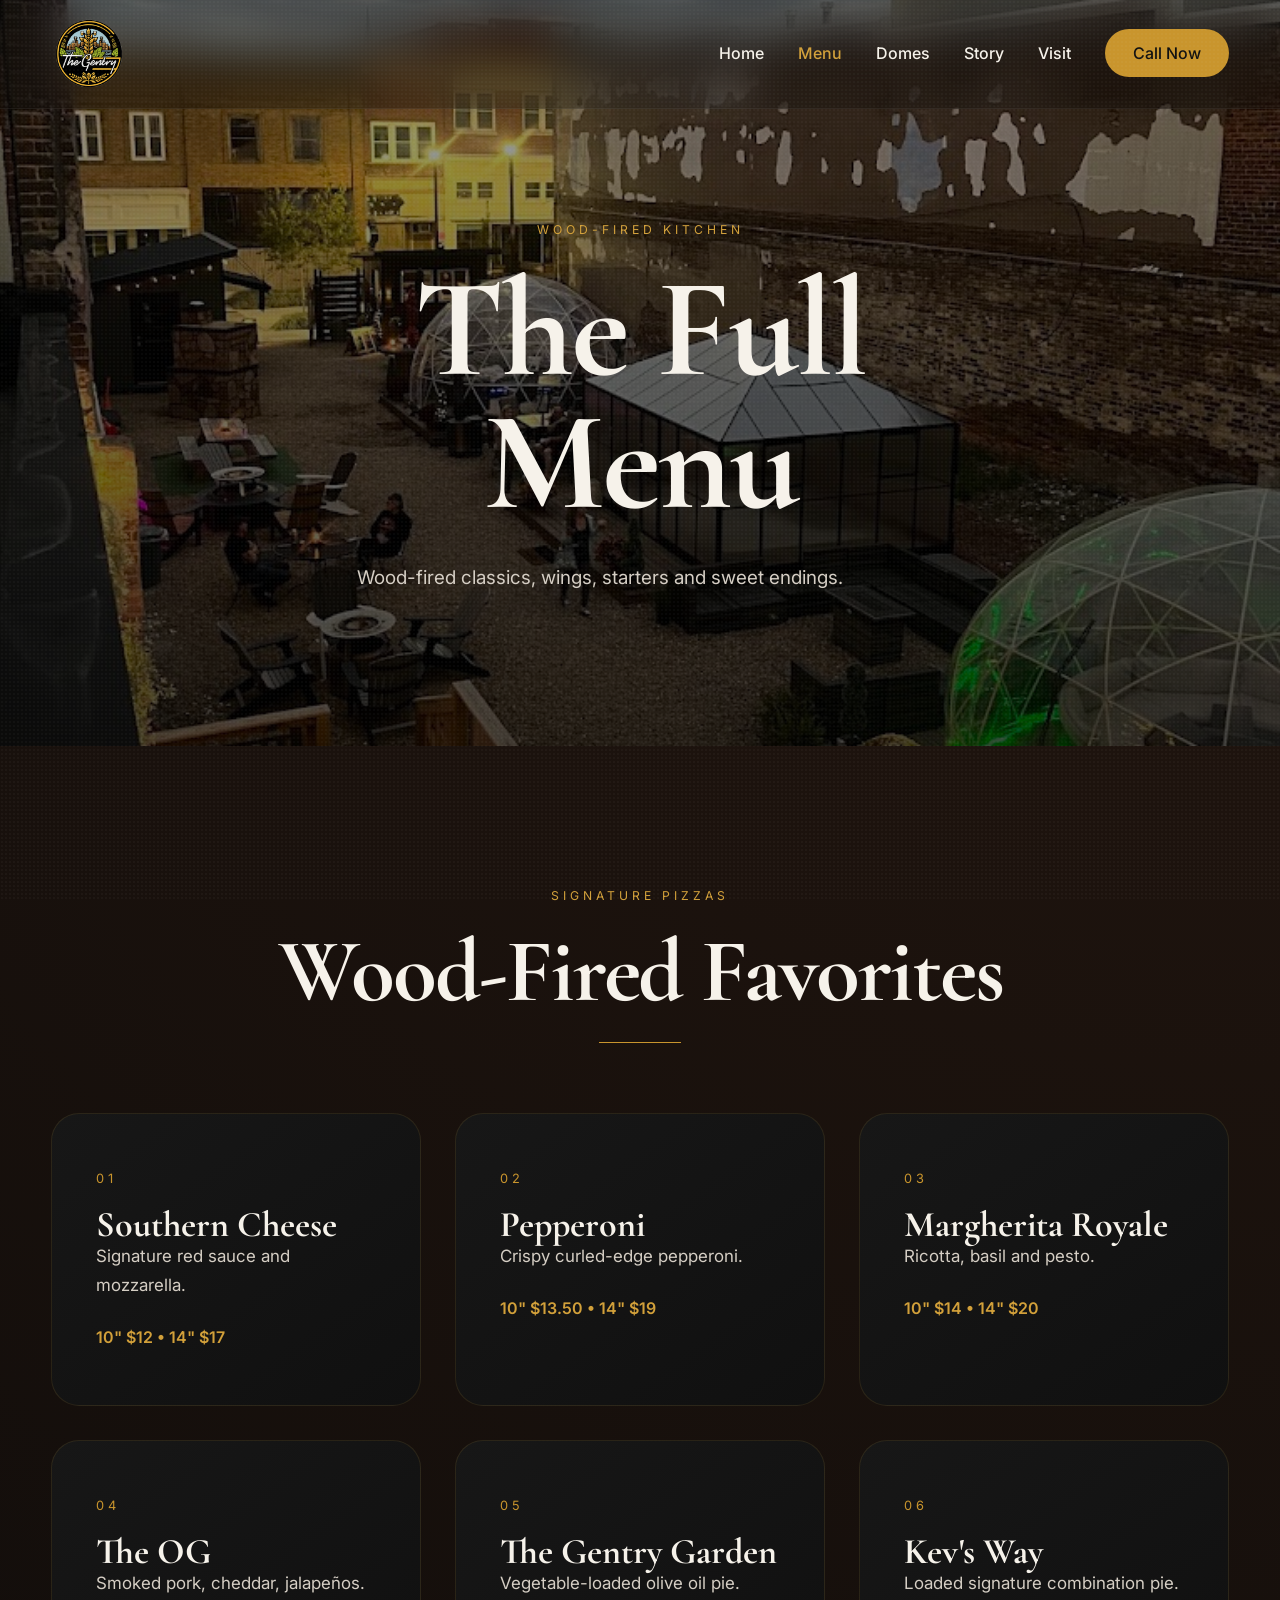
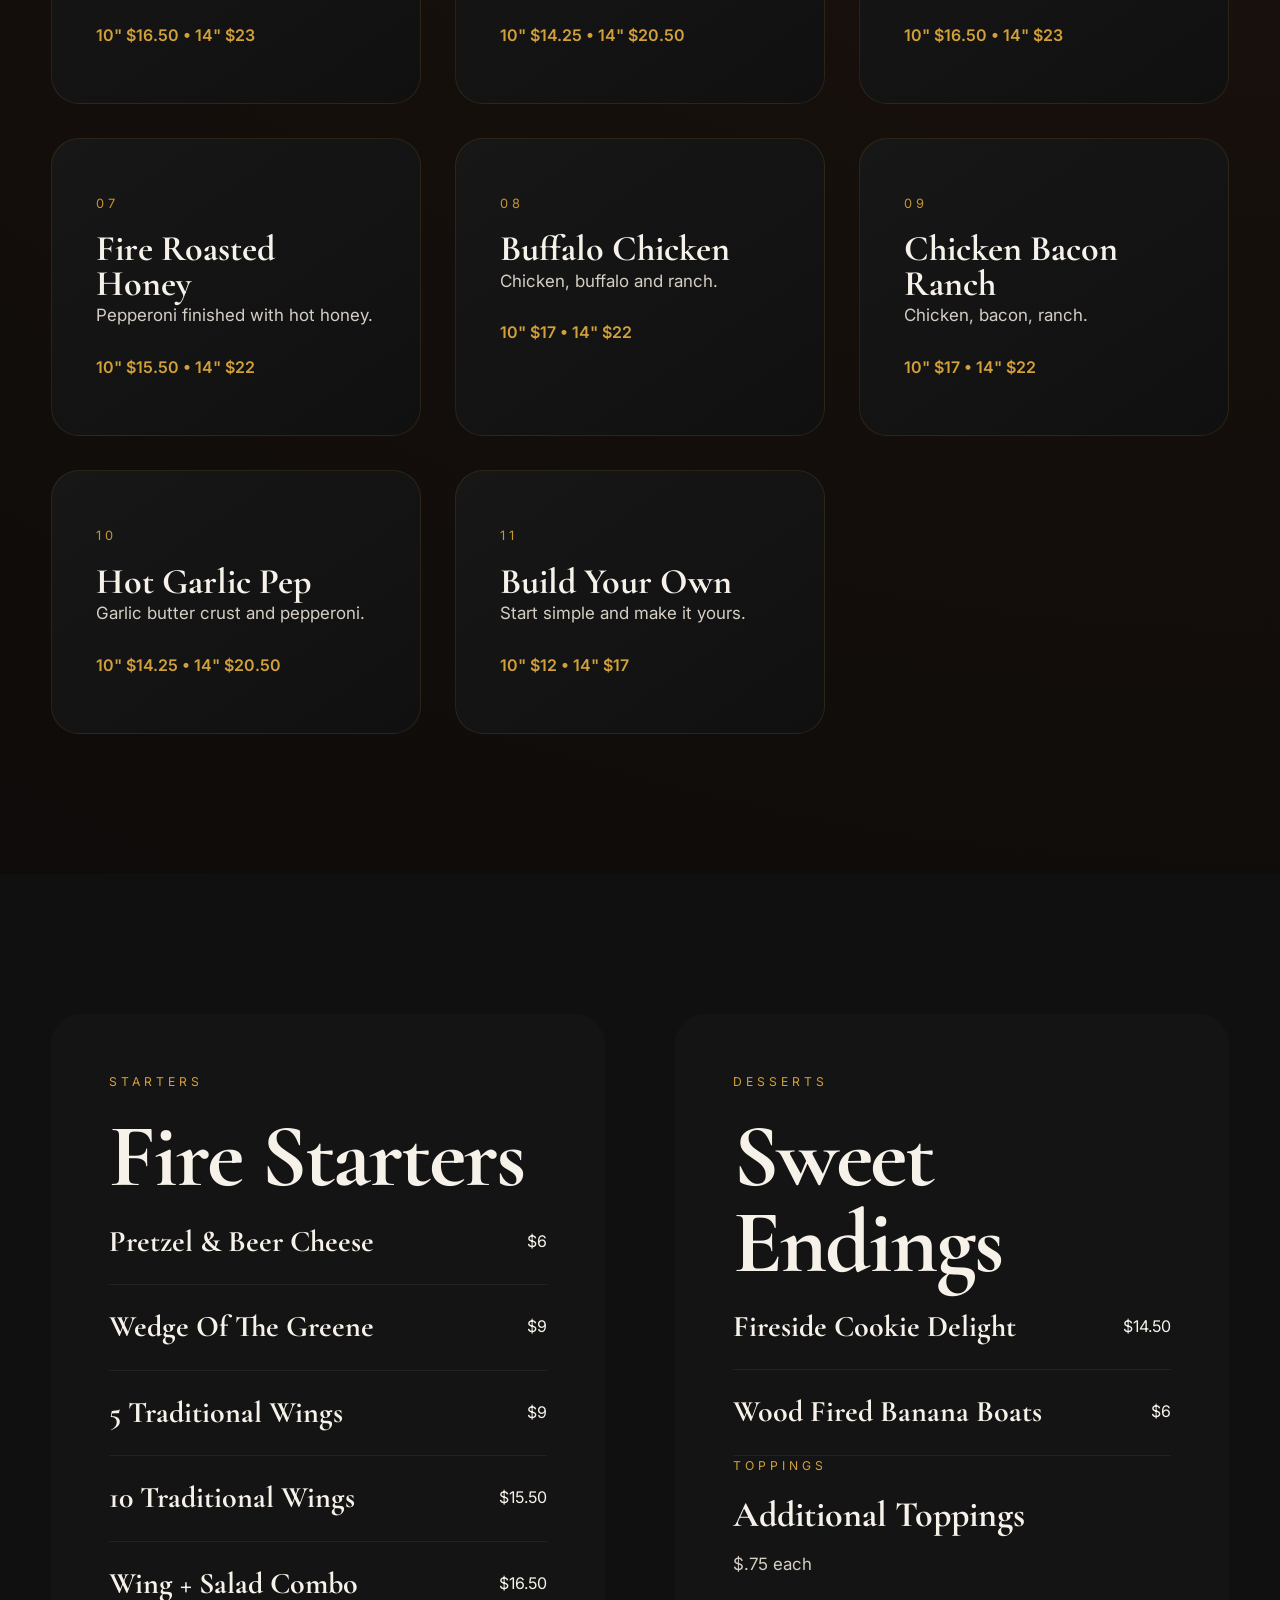
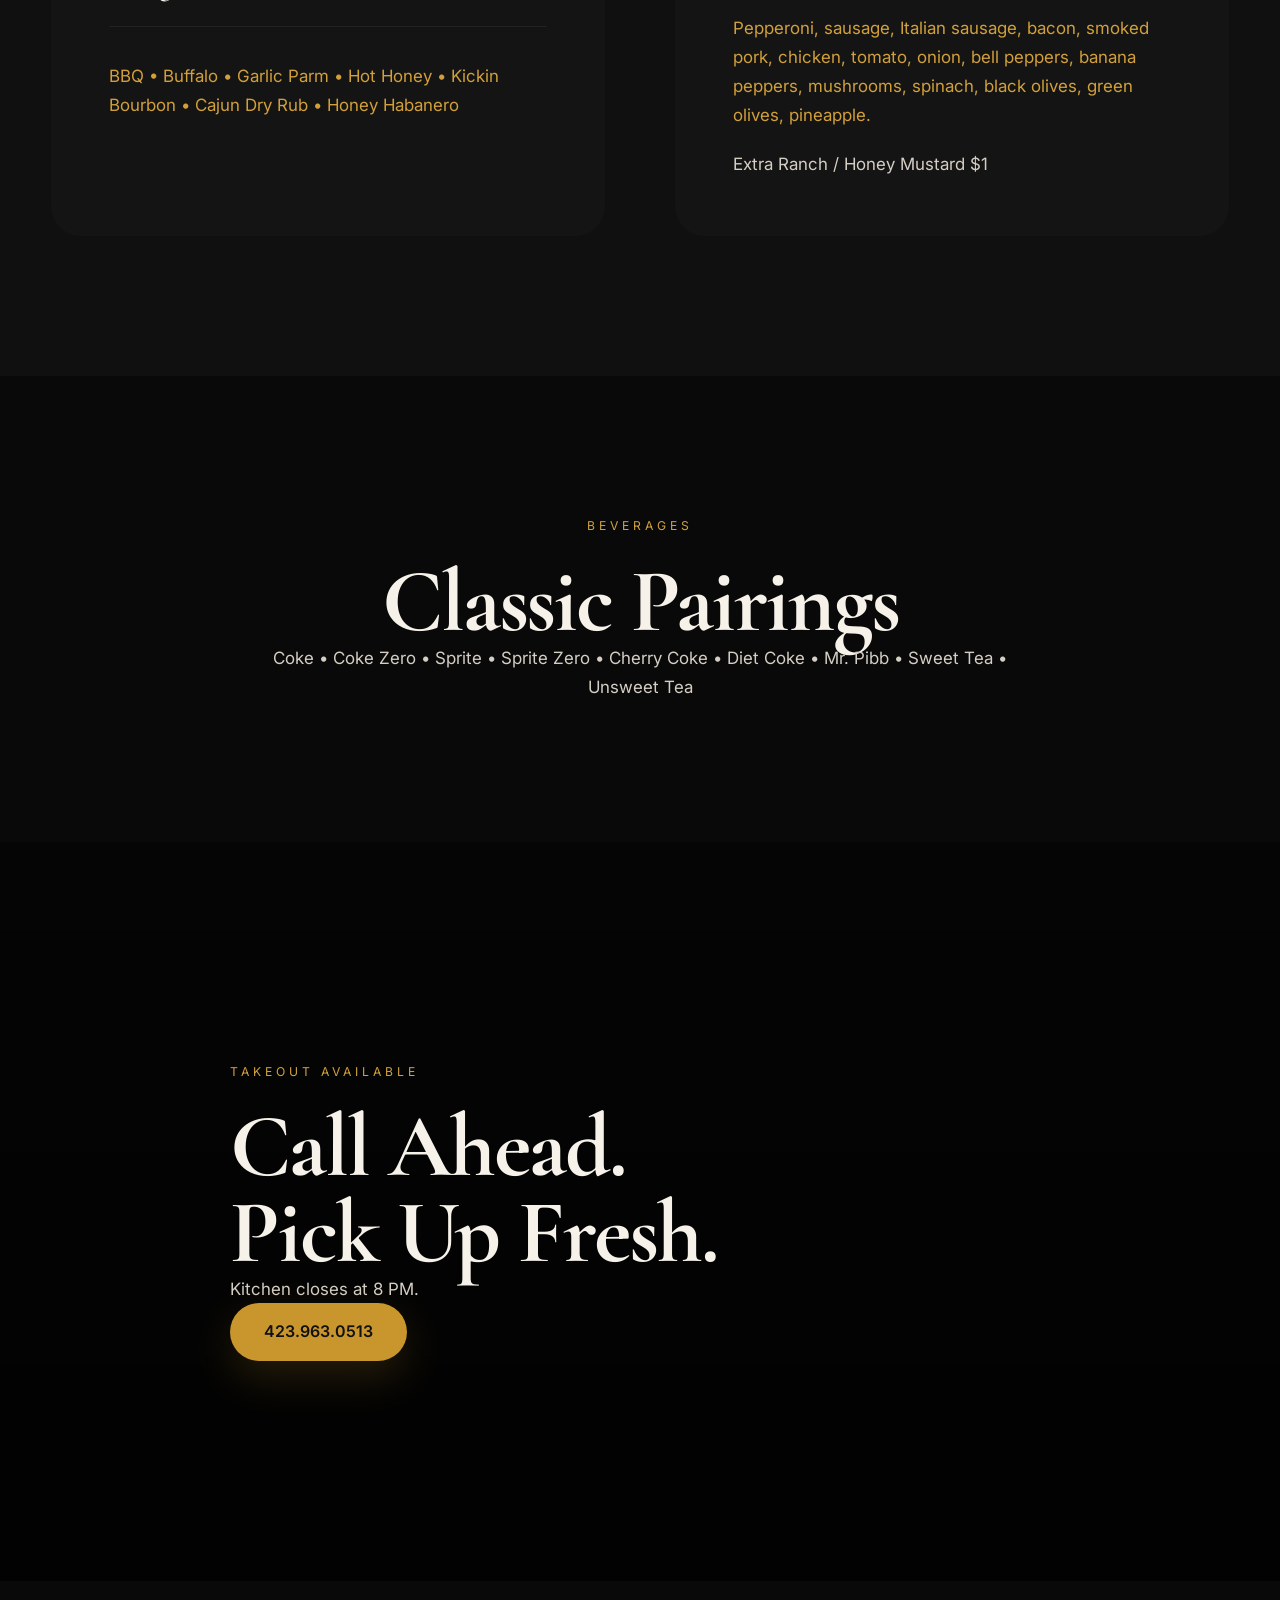
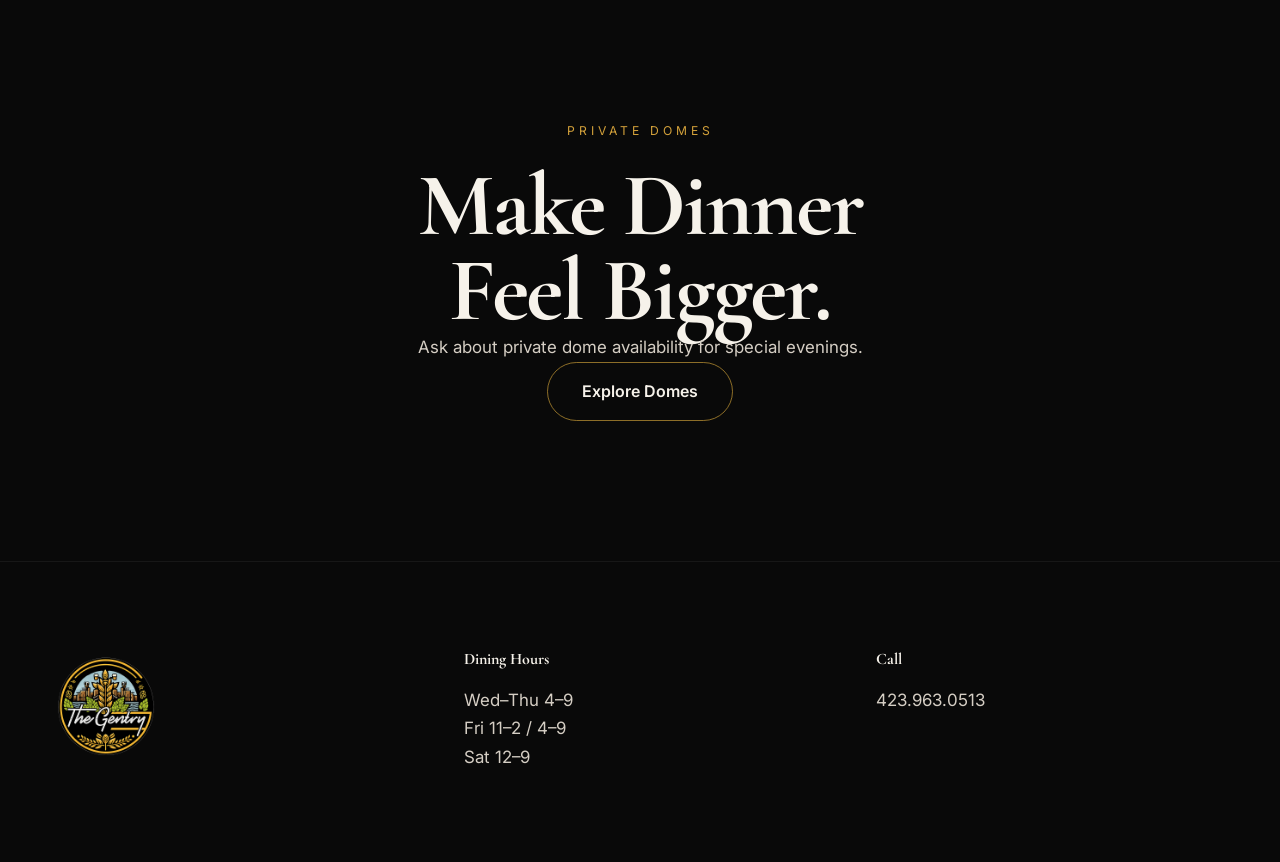
<file: menu.html>
<!DOCTYPE html>
<html lang="en">
<head>
<meta charset="UTF-8">
<meta name="viewport" content="width=device-width,initial-scale=1.0">

<title>Menu | The Gentry</title>
<meta name="description" content="Wood-fired pizzas, wings, starters, desserts and takeout at The Gentry.">

<link rel="preconnect" href="https://fonts.googleapis.com">
<link rel="preconnect" href="https://fonts.gstatic.com" crossorigin>

<link href="https://fonts.googleapis.com/css2?family=Cormorant+Garamond:wght@500;600;700&family=Inter:wght@300;400;500;600&display=swap" rel="stylesheet">

<link rel="stylesheet" href="styles.css">
</head>
<body>

<div class="grain"></div>

<header class="site-header" id="siteHeader">
<div class="container nav-wrap">

<a href="index.html" class="brand">
<img src="assets/logo.png" alt="The Gentry">
</a>

<nav>

<button id="mobileToggle" class="mobile-toggle" aria-label="Open menu">
<span></span>
<span></span>
<span></span>
</button>

<ul class="nav-links" id="navLinks">
<li><a href="index.html">Home</a></li>
<li><a class="active" href="menu.html">Menu</a></li>
<li><a href="experience.html">Domes</a></li>
<li><a href="about.html">Story</a></li>
<li><a href="visit.html">Visit</a></li>
<li>
<a href="tel:4239630513" class="nav-cta">
Call Now
</a>
</li>
</ul>

</nav>
</div>
</header>


<section class="menu-hero page-hero center">
<div class="container narrow">

<p class="eyebrow fade-up">
WOOD-FIRED KITCHEN
</p>

<h1 class="fade-up delay1">
The Full Menu
</h1>

<p class="hero-copy fade-up delay2">
Wood-fired classics, wings, starters and sweet endings.
</p>

</div>
</section>




<section class="section">

<div class="container">

<div class="section-heading center">
<p class="eyebrow">
SIGNATURE PIZZAS
</p>

<h2>
Wood-Fired Favorites
</h2>
</div>


<div class="premium-menu-grid">


<div class="premium-menu-card reveal">
<div class="menu-label">01</div>
<h3>Southern Cheese</h3>
<p>Signature red sauce and mozzarella.</p>
<span class="price">10" $12 • 14" $17</span>
</div>


<div class="premium-menu-card reveal">
<div class="menu-label">02</div>
<h3>Pepperoni</h3>
<p>Crispy curled-edge pepperoni.</p>
<span class="price">10" $13.50 • 14" $19</span>
</div>


<div class="premium-menu-card reveal">
<div class="menu-label">03</div>
<h3>Margherita Royale</h3>
<p>Ricotta, basil and pesto.</p>
<span class="price">10" $14 • 14" $20</span>
</div>


<div class="premium-menu-card reveal">
<div class="menu-label">04</div>
<h3>The OG</h3>
<p>Smoked pork, cheddar, jalapeños.</p>
<span class="price">10" $16.50 • 14" $23</span>
</div>


<div class="premium-menu-card reveal">
<div class="menu-label">05</div>
<h3>The Gentry Garden</h3>
<p>Vegetable-loaded olive oil pie.</p>
<span class="price">10" $14.25 • 14" $20.50</span>
</div>


<div class="premium-menu-card reveal">
<div class="menu-label">06</div>
<h3>Kev's Way</h3>
<p>Loaded signature combination pie.</p>
<span class="price">10" $16.50 • 14" $23</span>
</div>


<div class="premium-menu-card reveal">
<div class="menu-label">07</div>
<h3>Fire Roasted Honey</h3>
<p>Pepperoni finished with hot honey.</p>
<span class="price">10" $15.50 • 14" $22</span>
</div>


<div class="premium-menu-card reveal">
<div class="menu-label">08</div>
<h3>Buffalo Chicken</h3>
<p>Chicken, buffalo and ranch.</p>
<span class="price">10" $17 • 14" $22</span>
</div>


<div class="premium-menu-card reveal">
<div class="menu-label">09</div>
<h3>Chicken Bacon Ranch</h3>
<p>Chicken, bacon, ranch.</p>
<span class="price">10" $17 • 14" $22</span>
</div>


<div class="premium-menu-card reveal">
<div class="menu-label">10</div>
<h3>Hot Garlic Pep</h3>
<p>Garlic butter crust and pepperoni.</p>
<span class="price">10" $14.25 • 14" $20.50</span>
</div>


<div class="premium-menu-card reveal">
<div class="menu-label">11</div>
<h3>Build Your Own</h3>
<p>Start simple and make it yours.</p>
<span class="price">10" $12 • 14" $17</span>
</div>


</div>

</div>

</section>





<section class="dark-section section">

<div class="container menu-columns">


<div class="menu-column reveal">

<p class="eyebrow">
STARTERS
</p>

<h2>
Fire Starters
</h2>


<div class="menu-row">
<div>
<h4>Pretzel & Beer Cheese</h4>
</div>
<span>$6</span>
</div>


<div class="menu-row">
<div>
<h4>Wedge Of The Greene</h4>
</div>
<span>$9</span>
</div>


<div class="menu-row">
<div>
<h4>5 Traditional Wings</h4>
</div>
<span>$9</span>
</div>


<div class="menu-row">
<div>
<h4>10 Traditional Wings</h4>
</div>
<span>$15.50</span>
</div>


<div class="menu-row">
<div>
<h4>Wing + Salad Combo</h4>
</div>
<span>$16.50</span>
</div>


<p class="wing-flavors">
BBQ • Buffalo • Garlic Parm • Hot Honey • Kickin Bourbon • Cajun Dry Rub • Honey Habanero
</p>

</div>




<div class="menu-column reveal">

<p class="eyebrow">
DESSERTS
</p>

<h2>
Sweet Endings
</h2>


<div class="menu-row">
<div>
<h4>Fireside Cookie Delight</h4>
</div>
<span>$14.50</span>
</div>


<div class="menu-row">
<div>
<h4>Wood Fired Banana Boats</h4>
</div>
<span>$6</span>
</div>


<p class="eyebrow toppings-label">
TOPPINGS
</p>

<h3 class="subhead">
Additional Toppings
</h3>

<p class="topping-price">
$.75 each
</p>

<p class="toppings-copy">
Pepperoni, sausage, Italian sausage, bacon, smoked pork, chicken, tomato, onion, bell peppers, banana peppers, mushrooms, spinach, black olives, green olives, pineapple.
</p>

<p class="extra-sauce">
Extra Ranch / Honey Mustard $1
</p>

</div>

</div>

</section>





<section class="section center">

<div class="container narrow">

<p class="eyebrow">
BEVERAGES
</p>

<h2>
Classic Pairings
</h2>

<p>
Coke • Coke Zero • Sprite • Sprite Zero • Cherry Coke • Diet Coke • Mr. Pibb • Sweet Tea • Unsweet Tea
</p>

</div>

</section>





<section class="immersive-photo menu-banner">

<div class="overlay-dark"></div>

<div class="container immersive-copy">

<p class="eyebrow">
TAKEOUT AVAILABLE
</p>

<h2>
Call Ahead.<br>
Pick Up Fresh.
</h2>

<p>
Kitchen closes at 8 PM.
</p>

<a href="tel:4239630513"
class="btn btn-gold">
423.963.0513
</a>

</div>

</section>





<section class="section center">

<div class="container narrow">

<p class="eyebrow">
PRIVATE DOMES
</p>

<h2>
Make Dinner<br>
Feel Bigger.
</h2>

<p>
Ask about private dome availability for special evenings.
</p>

<a href="experience.html"
class="btn btn-outline">
Explore Domes
</a>

</div>

</section>




<footer class="lux-footer">

<div class="container footer-grid">

<div>
<img src="assets/logo.png"
class="footer-logo"
alt="The Gentry">
</div>


<div>
<h4>Dining Hours</h4>

<p>
Wed–Thu 4–9<br>
Fri 11–2 / 4–9<br>
Sat 12–9
</p>

</div>


<div>
<h4>Call</h4>
<p>
<a href="tel:4239630513">
423.963.0513
</a>
</p>
</div>

</div>

</footer>


<script src="script.js"></script>

</body>
</html>
</file>
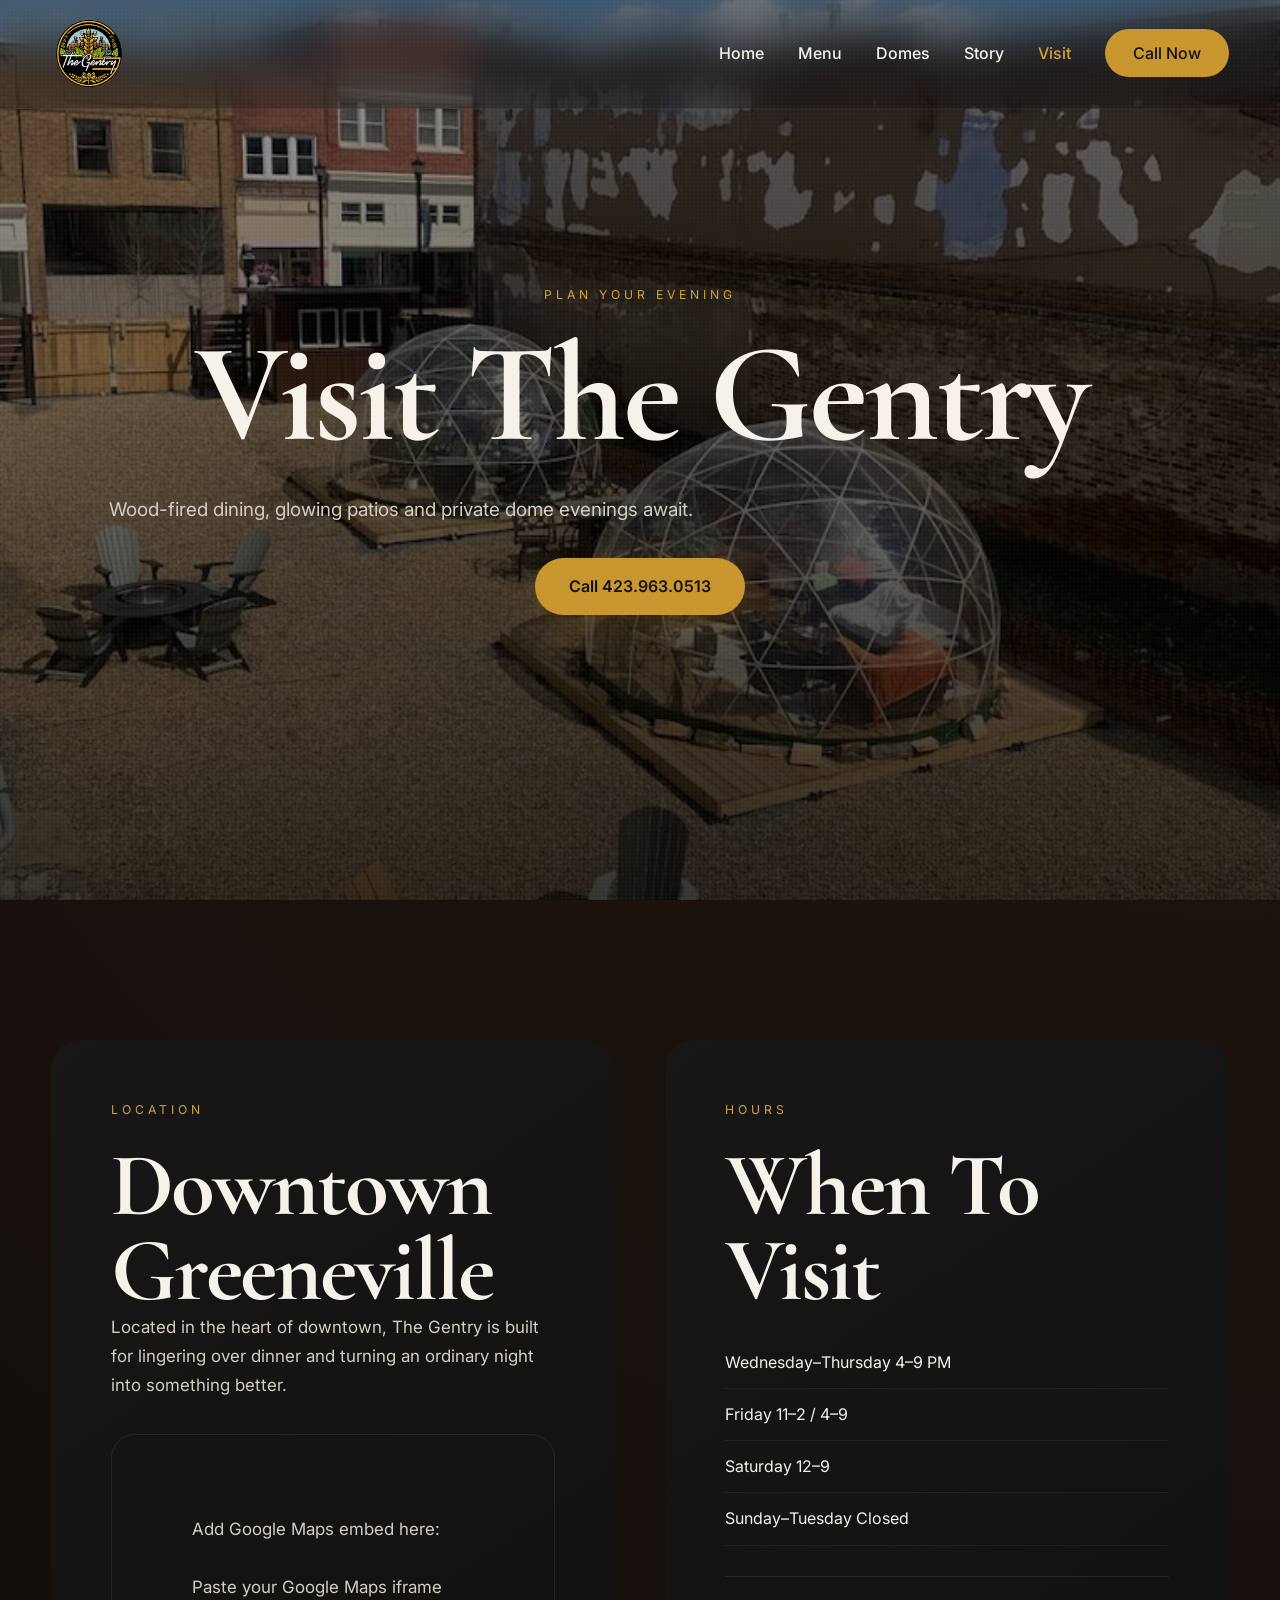
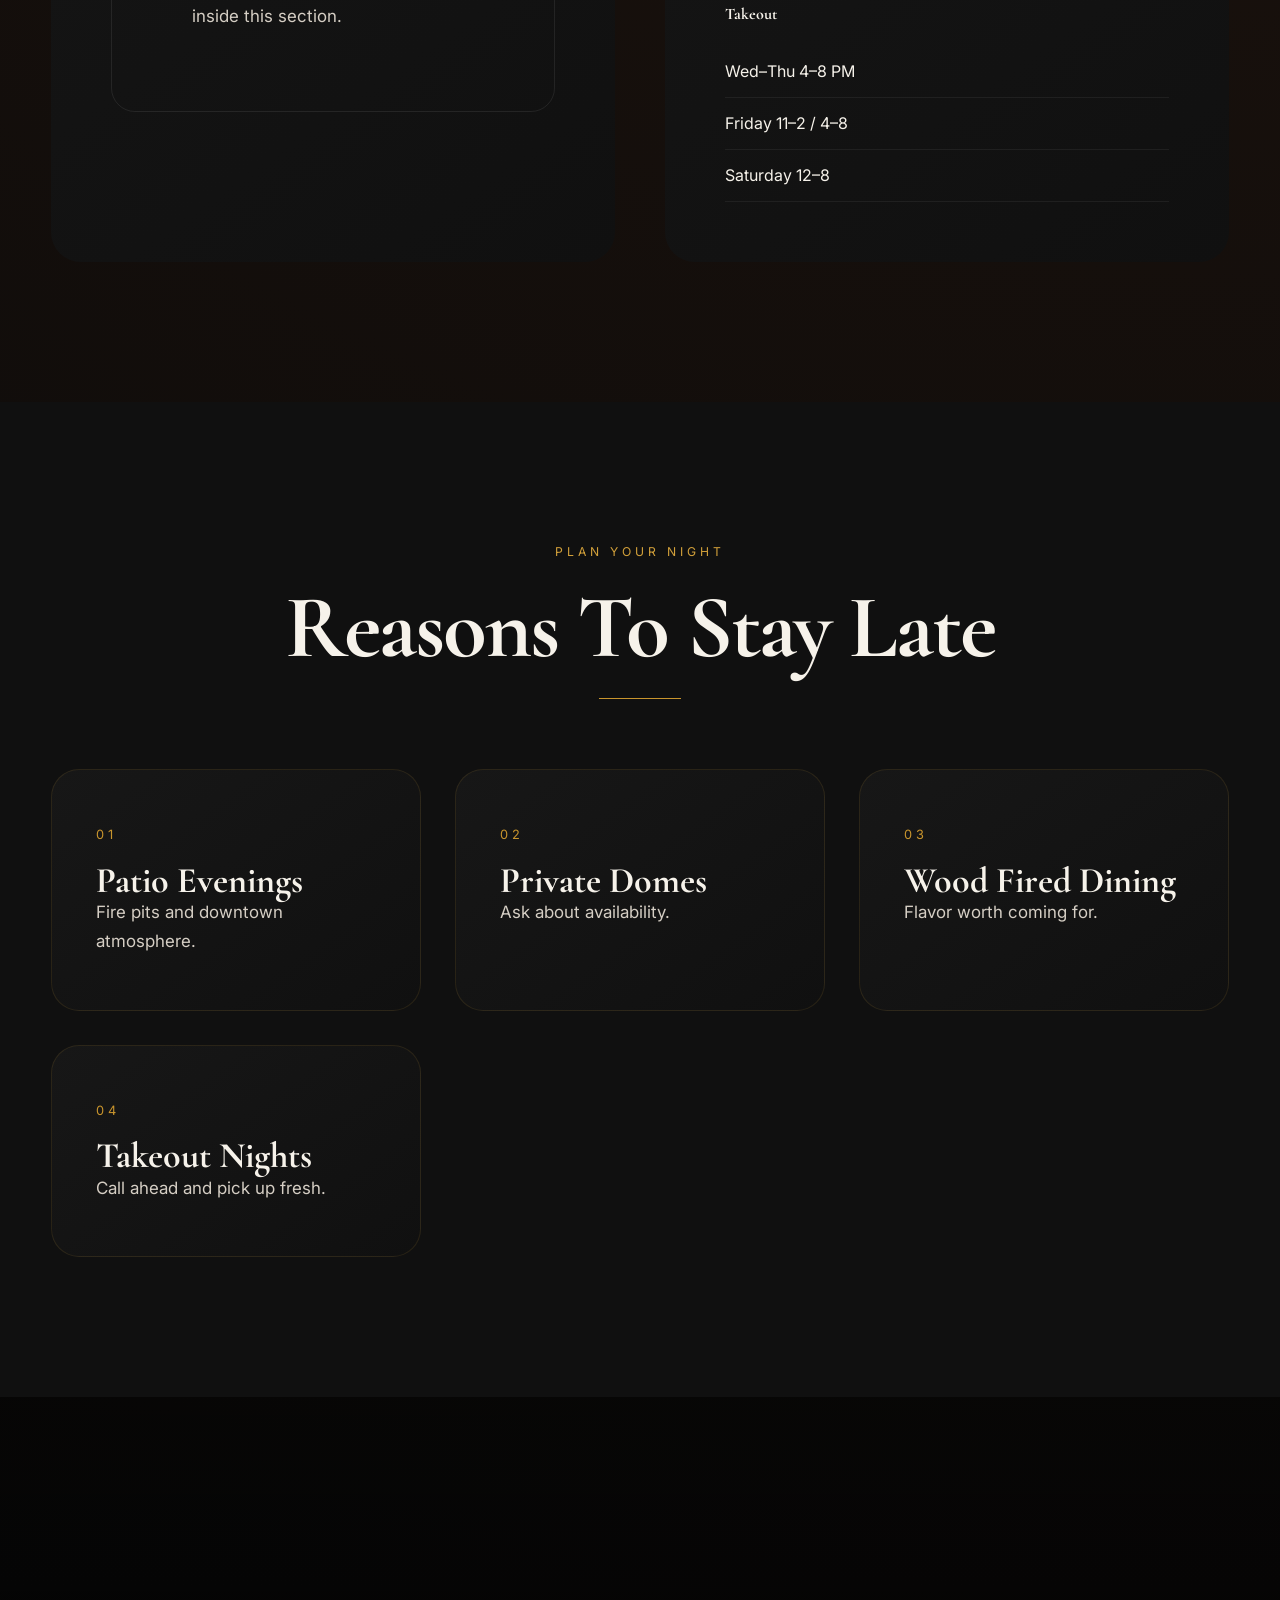
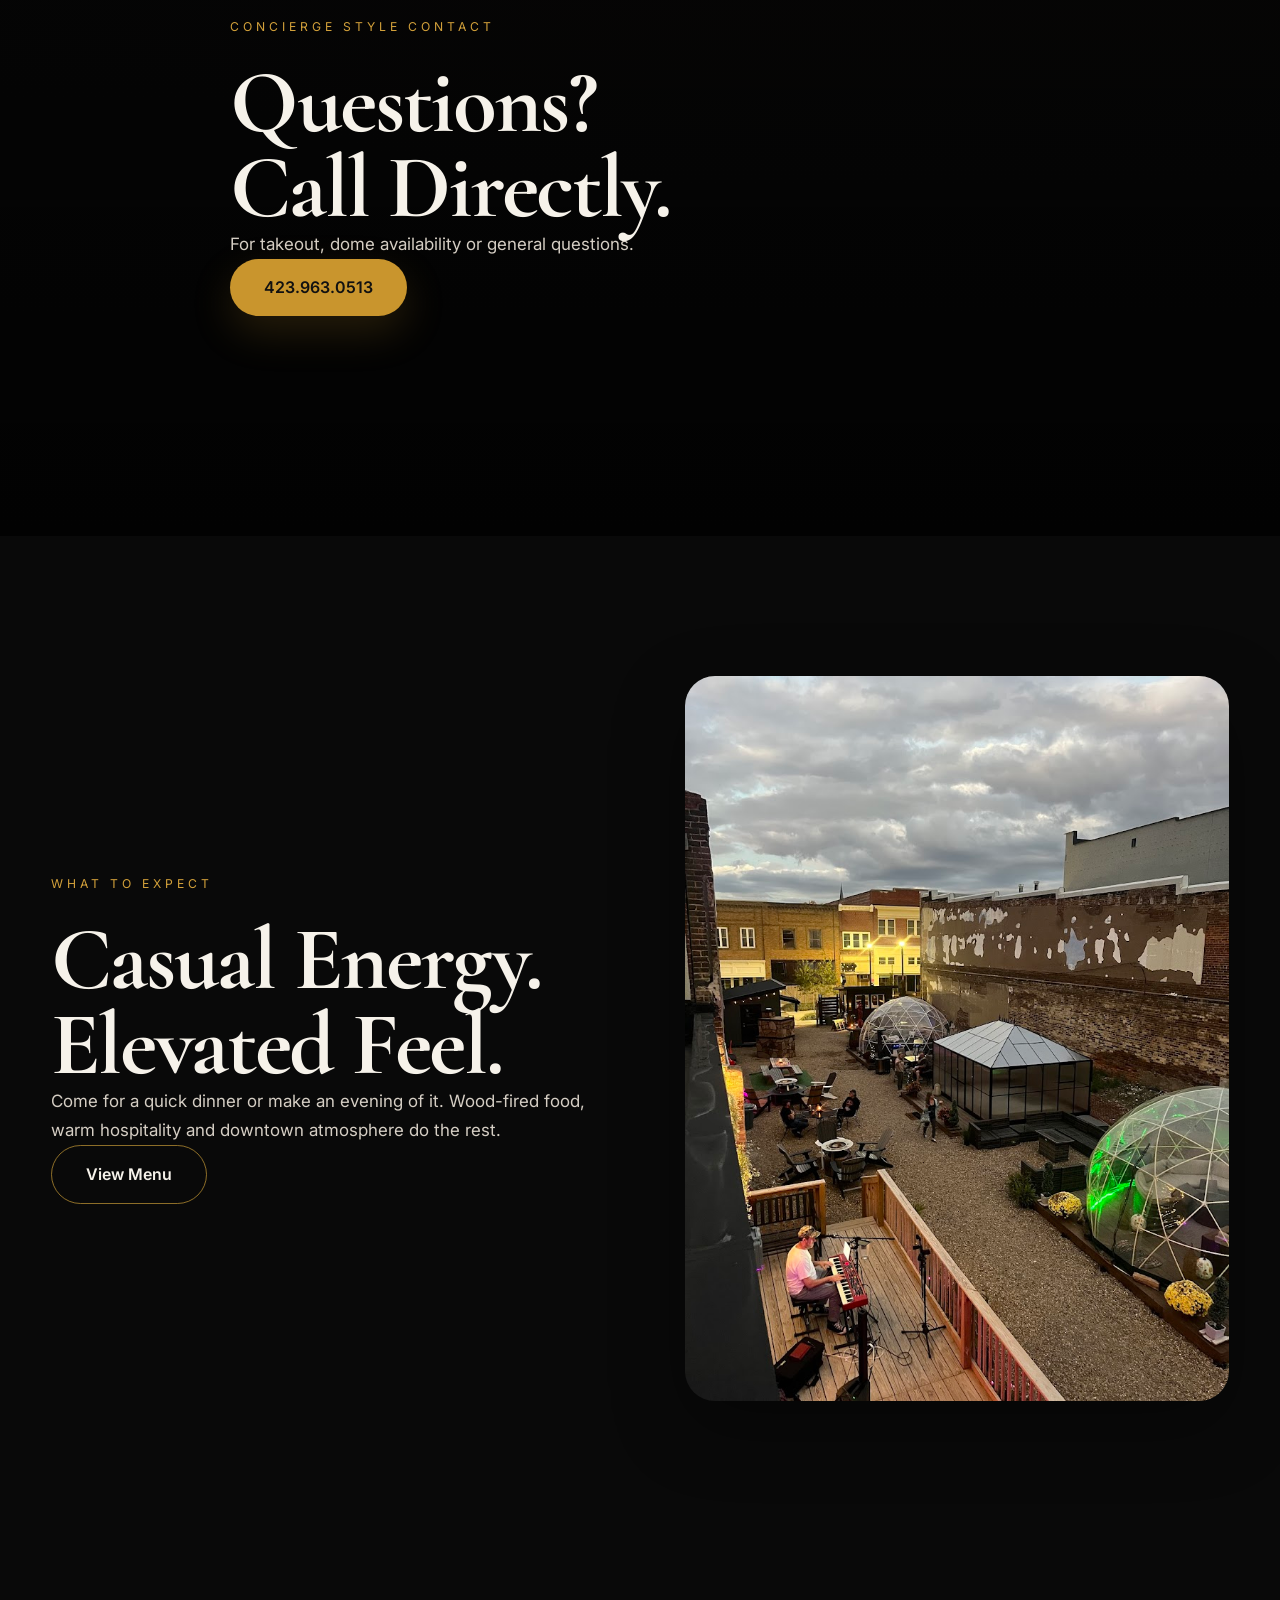
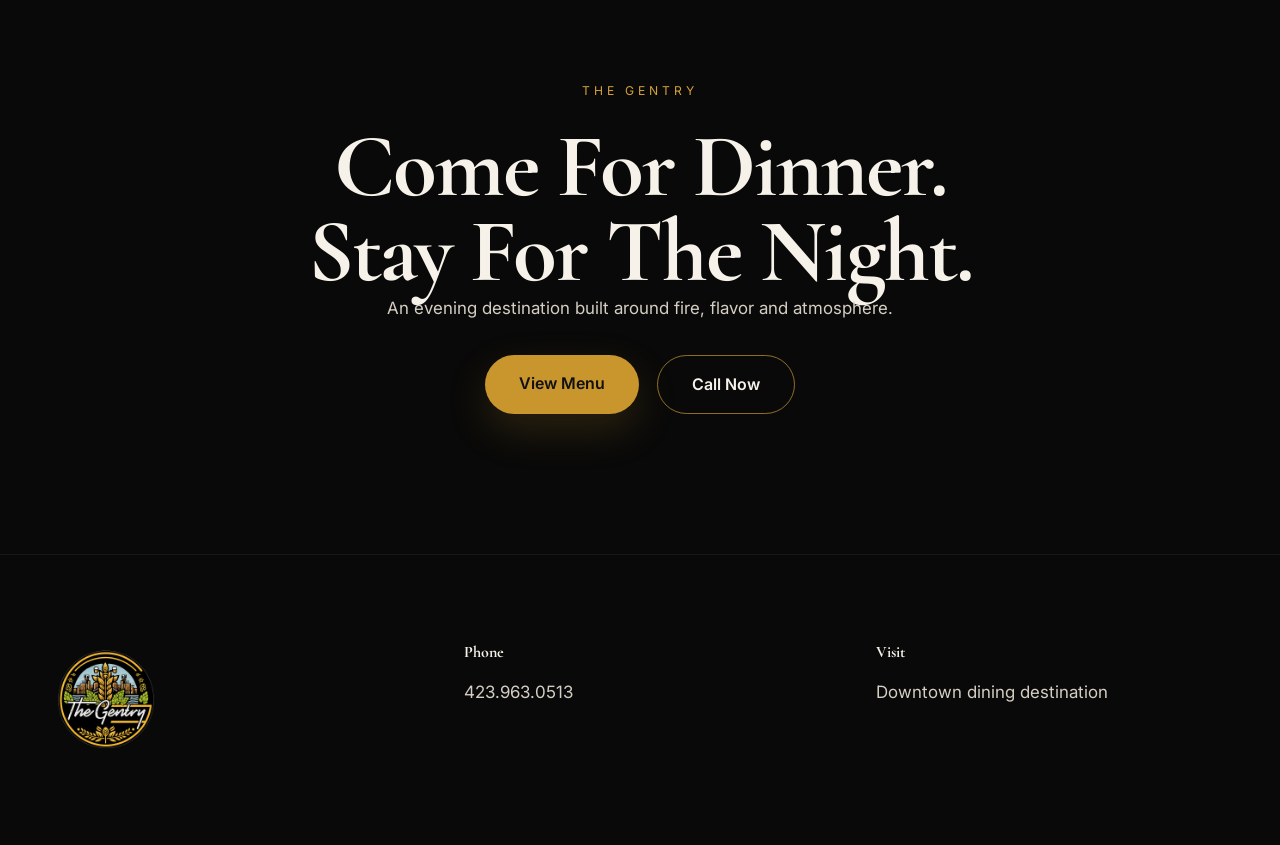
<file: visit.html>
<!DOCTYPE html>
<html lang="en">
<head>
<meta charset="UTF-8">
<meta name="viewport" content="width=device-width,initial-scale=1.0">

<title>Visit The Gentry</title>
<meta name="description" content="Visit The Gentry for wood-fired dining, patio nights, takeout and private dome experiences.">

<link rel="preconnect" href="https://fonts.googleapis.com">
<link rel="preconnect" href="https://fonts.gstatic.com" crossorigin>

<link href="https://fonts.googleapis.com/css2?family=Cormorant+Garamond:wght@500;600;700&family=Inter:wght@300;400;500;600&display=swap" rel="stylesheet">

<link rel="stylesheet" href="styles.css">
</head>
<body>

<div class="grain"></div>

<header class="site-header" id="siteHeader">

<div class="container nav-wrap">

<a href="index.html" class="brand">
<img src="assets/logo.png" alt="The Gentry">
</a>

<nav>

<button id="mobileToggle" class="mobile-toggle" aria-label="Open Menu">
<span></span>
<span></span>
<span></span>
</button>

<ul class="nav-links" id="navLinks">
<li><a href="index.html">Home</a></li>
<li><a href="menu.html">Menu</a></li>
<li><a href="experience.html">Domes</a></li>
<li><a href="about.html">Story</a></li>
<li><a class="active" href="visit.html">Visit</a></li>
<li>
<a href="tel:4239630513"
class="nav-cta">
Call Now
</a>
</li>
</ul>

</nav>
</div>

</header>





<section class="visit-hero">

<div class="hero-overlay"></div>

<div class="container hero-content center">

<p class="eyebrow fade-up">
PLAN YOUR EVENING
</p>

<h1 class="fade-up delay1">
Visit The Gentry
</h1>

<p class="hero-copy fade-up delay2">
Wood-fired dining, glowing patios and private dome evenings await.
</p>

<a href="tel:4239630513"
class="btn btn-gold fade-up delay3">
Call 423.963.0513
</a>

</div>

</section>





<section class="section">

<div class="container concierge-grid">

<div class="concierge-card reveal">

<p class="eyebrow">
LOCATION
</p>

<h2>
Downtown Greeneville
</h2>

<p>
Located in the heart of downtown, The Gentry is built for lingering over dinner and turning an ordinary night into something better.
</p>

<div class="map-lux">
<p>
Add Google Maps embed here:
<br><br>
Paste your Google Maps iframe inside this section.
</p>
</div>

</div>





<div class="concierge-card reveal">

<p class="eyebrow">
HOURS
</p>

<h2>
When To Visit
</h2>

<ul class="lux-hours">
<li>Wednesday–Thursday 4–9 PM</li>
<li>Friday 11–2 / 4–9</li>
<li>Saturday 12–9</li>
<li>Sunday–Tuesday Closed</li>
</ul>

<div class="hours-divider"></div>

<h4>Takeout</h4>

<ul class="lux-hours">
<li>Wed–Thu 4–8 PM</li>
<li>Friday 11–2 / 4–8</li>
<li>Saturday 12–8</li>
</ul>

</div>

</div>

</section>





<section class="dark-section section">

<div class="container">

<div class="section-heading center">

<p class="eyebrow">
PLAN YOUR NIGHT
</p>

<h2>
Reasons To Stay Late
</h2>

</div>


<div class="visit-grid">

<div class="visit-card reveal">
<span>01</span>
<h3>Patio Evenings</h3>
<p>
Fire pits and downtown atmosphere.
</p>
</div>


<div class="visit-card reveal">
<span>02</span>
<h3>Private Domes</h3>
<p>
Ask about availability.
</p>
</div>


<div class="visit-card reveal">
<span>03</span>
<h3>Wood Fired Dining</h3>
<p>
Flavor worth coming for.
</p>
</div>


<div class="visit-card reveal">
<span>04</span>
<h3>Takeout Nights</h3>
<p>
Call ahead and pick up fresh.
</p>
</div>

</div>

</div>

</section>





<section class="immersive-photo visit-banner">

<div class="overlay-dark"></div>

<div class="container immersive-copy">

<p class="eyebrow">
CONCIERGE STYLE CONTACT
</p>

<h2>
Questions?<br>
Call Directly.
</h2>

<p>
For takeout, dome availability or general questions.
</p>

<a href="tel:4239630513"
class="btn btn-gold">
423.963.0513
</a>

</div>

</section>





<section class="section">

<div class="container split-grid">


<div class="split-copy reveal">

<p class="eyebrow">
WHAT TO EXPECT
</p>

<h2>
Casual Energy.<br>
Elevated Feel.
</h2>

<p>
Come for a quick dinner or make an evening of it.
Wood-fired food, warm hospitality and downtown atmosphere do the rest.
</p>

<a href="menu.html"
class="btn btn-outline">
View Menu
</a>

</div>


<div class="split-photo reveal">
<img src="assets/vibe.jpg"
alt="Patio dining">
</div>


</div>

</section>





<section class="section center">

<div class="container narrow">

<p class="eyebrow">
THE GENTRY
</p>

<h2>
Come For Dinner.<br>
Stay For The Night.
</h2>

<p>
An evening destination built around fire, flavor and atmosphere.
</p>

<div class="button-row center">
<a href="menu.html"
class="btn btn-gold">
View Menu
</a>

<a href="tel:4239630513"
class="btn btn-outline">
Call Now
</a>
</div>

</div>

</section>




<footer class="lux-footer">

<div class="container footer-grid">

<div>
<img src="assets/logo.png"
class="footer-logo"
alt="The Gentry">
</div>


<div>
<h4>Phone</h4>
<p>
<a href="tel:4239630513">
423.963.0513
</a>
</p>
</div>


<div>
<h4>Visit</h4>
<p>
Downtown dining destination
</p>
</div>

</div>

</footer>


<script src="script.js"></script>

</body>
</html>
</file>
<file: styles.css>
/* =========================
RESET
========================= */

*{
margin:0;
padding:0;
box-sizing:border-box;
}

html{
scroll-behavior:smooth;
}

body{
font-family:Inter,sans-serif;
background:#0b0b0b;
color:#f6f2ea;
line-height:1.7;
overflow-x:hidden;
opacity:0;
transition:opacity .7s ease;
background:
radial-gradient(circle at top right,#23160f 0,#090909 60%);
}

body.loaded{
opacity:1;
}

img{
display:block;
max-width:100%;
}

a{
text-decoration:none;
color:inherit;
}

ul{
list-style:none;
}

.container{
width:min(1200px,92%);
margin:auto;
}

.narrow{
max-width:780px;
margin:auto;
}

.center{
text-align:center;
}

.section{
padding:140px 0;
}

.dark-section{
background:#101010;
}



/* =========================
GRAIN
========================= */

.grain{
position:fixed;
inset:0;
pointer-events:none;
opacity:.03;
background-image:
radial-gradient(circle,#fff 1px,transparent 1px);
background-size:4px 4px;
z-index:9999;
}



/* =========================
TYPE
========================= */

h1,h2,h3,h4{
font-family:"Cormorant Garamond",serif;
font-weight:700;
line-height:.95;
}

h1{
font-size:clamp(68px,11vw,150px);
letter-spacing:-3px;
}

h2{
font-size:clamp(52px,7vw,96px);
letter-spacing:-2px;
}

h3{
font-size:36px;
}

p{
font-size:1.06rem;
color:#d5cec4;
}

.eyebrow{
font-size:.76rem;
text-transform:uppercase;
letter-spacing:4px;
color:#d2a03a;
margin-bottom:22px;
}

.section-heading:after{
content:"";
display:block;
width:82px;
height:1px;
margin:28px auto;
background:#c9952d;
}



/* =========================
HEADER
========================= */

.site-header{
position:fixed;
top:0;
left:0;
width:100%;
z-index:500;
background:rgba(10,10,10,.25);
backdrop-filter:blur(20px);
border-bottom:1px solid rgba(255,255,255,.06);
transition:.35s;
}

.site-header.scrolled{
background:rgba(8,8,8,.72);
backdrop-filter:blur(28px);
}

.nav-wrap{
display:flex;
justify-content:space-between;
align-items:center;
padding:16px 0;
}

.brand img{
height:76px;
}

.site-nav{
position:relative;
}

.nav-links{
display:flex;
align-items:center;
gap:34px;
}

.nav-links a{
font-weight:500;
transition:.3s;
}

.nav-links a:hover,
.nav-links a.active{
color:#d2a03a;
}

.nav-cta{
background:#c9952d;
color:#111;
padding:14px 28px;
border-radius:50px;
font-weight:700;
}

.mobile-toggle{
display:none;
background:none;
border:none;
width:44px;
height:34px;
cursor:pointer;
}

.mobile-toggle span{
display:block;
height:2px;
background:#fff;
margin:7px 0;
transition:.3s;
}



/* =========================
BUTTONS
========================= */

.btn{
display:inline-block;
padding:15px 34px;
border-radius:50px;
font-weight:600;
transition:.35s;
transform-style:preserve-3d;
}

.btn:hover{
transform:translateY(-4px);
}

.btn-gold{
background:#c9952d;
color:#111;
box-shadow:
0 16px 42px rgba(201,149,45,.18);
}

.btn-outline{
border:1px solid rgba(212,165,58,.65);
}

.text-link{
display:inline-block;
margin-top:28px;
color:#d2a03a;
font-weight:600;
}

.button-row{
display:flex;
gap:18px;
justify-content:center;
margin-top:32px;
flex-wrap:wrap;
}



/* =========================
HERO
========================= */

.hero,
.story-hero,
.visit-hero,
.experience-cinematic{
height:100vh;
display:flex;
align-items:center;
position:relative;
overflow:hidden;
}

.hero-bg-zoom{
position:absolute;
inset:0;
background:
url("assets/vibe.jpg")
center/cover;
animation:zoomHero 24s alternate infinite ease;
}

@keyframes zoomHero{
from{transform:scale(1);}
to{transform:scale(1.1);}
}

.hero-overlay{
position:absolute;
inset:0;
background:
linear-gradient(
rgba(0,0,0,.35),
rgba(0,0,0,.78)
);
}

.hero-content{
position:relative;
z-index:3;
}

.hero-copy{
max-width:700px;
margin:32px 0;
font-size:1.18rem;
}

.scroll-indicator{
position:absolute;
bottom:42px;
left:50%;
transform:translateX(-50%);
letter-spacing:4px;
font-size:.7rem;
text-transform:uppercase;
opacity:.7;
}



/* backgrounds */

.story-hero{
background:url("assets/vibe.jpg") center/cover;
}

.visit-hero{
background:url("assets/vibe2.jpg") center/cover;
}

.experience-cinematic{
background:url("assets/vibe2.jpg") center/cover;
}

.menu-hero{
padding:220px 0 120px;
background:
linear-gradient(rgba(0,0,0,.35),rgba(0,0,0,.7)),
url("assets/vibe.jpg")
center/cover;
}



/* =========================
ANIMATION
========================= */

.fade-up{
opacity:0;
transform:translateY(40px);
animation:fadeup 1s forwards;
}

.delay1{animation-delay:.2s;}
.delay2{animation-delay:.45s;}
.delay3{animation-delay:.7s;}

@keyframes fadeup{
to{
opacity:1;
transform:none;
}
}

.reveal{
opacity:0;
transform:translateY(50px);
transition:1s;
}

.reveal.active{
opacity:1;
transform:none;
}



/* =========================
GRID
========================= */

.editorial-grid,
.split-grid{
display:grid;
grid-template-columns:1fr 1fr;
gap:90px;
align-items:center;
}

.editorial-image,
.split-photo{
overflow:hidden;
border-radius:30px;
box-shadow:0 25px 70px rgba(0,0,0,.35);
}

.editorial-image img,
.split-photo img{
transition:1.2s;
}

.editorial-image:hover img,
.split-photo:hover img{
transform:scale(1.05);
}



/* =========================
IMMERSIVE
========================= */

.immersive-photo{
padding:220px 0;
position:relative;
}

.dome-feature,
.story-banner,
.visit-banner,
.menu-banner,
.dome-banner{
background:
url("assets/vibe2.jpg")
center/cover fixed;
}

.overlay-dark{
position:absolute;
inset:0;
background:
linear-gradient(
rgba(0,0,0,.4),
rgba(0,0,0,.78)
);
}

.immersive-copy{
position:relative;
z-index:3;
max-width:820px;
}



/* =========================
CARDS
========================= */

.dish-layout,
.values-grid,
.visit-grid,
.experience-grid-lux,
.premium-menu-grid{
display:grid;
grid-template-columns:repeat(auto-fit,minmax(290px,1fr));
gap:34px;
margin-top:70px;
}

.dish-card,
.value-card,
.visit-card,
.experience-card,
.premium-menu-card{
background:
linear-gradient(145deg,#171717,#101010);
padding:54px 44px;
border-radius:28px;
border:1px solid rgba(212,165,58,.12);
transition:.4s;
}

.dish-card:hover,
.value-card:hover,
.visit-card:hover,
.experience-card:hover,
.premium-menu-card:hover{
transform:translateY(-8px);
border-color:rgba(212,165,58,.3);
}

.dish-number,
.menu-label,
.value-card span,
.visit-card span,
.experience-card span{
display:block;
font-size:.8rem;
letter-spacing:4px;
margin-bottom:18px;
color:#c9952d;
}

.price{
display:block;
margin-top:24px;
color:#d2a03a;
font-weight:600;
}



/* =========================
MENU LAYOUT
========================= */

.menu-columns{
display:grid;
grid-template-columns:1fr 1fr;
gap:70px;
}

.menu-column{
background:#141414;
padding:58px;
border-radius:30px;
}

.menu-row{
display:flex;
justify-content:space-between;
gap:30px;
padding:28px 0;
border-bottom:1px solid rgba(255,255,255,.06);
}

.menu-row h4{
font-size:30px;
}

.wing-flavors,
.toppings-copy{
margin-top:35px;
color:#d2a03a;
}

.subhead{
margin-top:18px;
margin-bottom:18px;
}

.extra-sauce{
margin-top:20px;
}



/* =========================
HOURS
========================= */

.hours-lux{
padding:120px 0;
}

.hours-grid{
display:grid;
grid-template-columns:repeat(auto-fit,minmax(360px,1fr));
gap:36px;
}

.hours-panel{
background:#141414;
padding:55px;
border-radius:30px;
border:1px solid rgba(212,165,58,.08);
}

.hours-panel ul{
margin-top:28px;
}

.hours-panel li{
display:flex;
justify-content:space-between;
padding:14px 0;
border-bottom:1px solid rgba(255,255,255,.05);
}



/* =========================
VISIT PAGE
========================= */

.concierge-grid{
display:grid;
grid-template-columns:1fr 1fr;
gap:50px;
}

.concierge-card{
background:
linear-gradient(145deg,#171717,#101010);
padding:60px;
border-radius:30px;
}

.map-lux{
margin-top:35px;
padding:80px;
border-radius:24px;
border:1px solid rgba(255,255,255,.08);
}

.lux-hours{
margin-top:24px;
}

.lux-hours li{
padding:12px 0;
border-bottom:1px solid rgba(255,255,255,.06);
}

.hours-divider{
height:1px;
background:rgba(255,255,255,.08);
margin:30px 0;
}

.lux-list{
margin-top:34px;
padding-left:18px;
}

.lux-list li{
margin-bottom:14px;
}



/* =========================
FOOTER
========================= */

.lux-footer{
padding:90px 0;
border-top:1px solid rgba(255,255,255,.06);
}

.footer-grid{
display:grid;
grid-template-columns:repeat(3,1fr);
gap:60px;
}

.footer-logo{
width:110px;
}

footer h4{
margin-bottom:18px;
}



/* =========================
CURSOR GLOW
========================= */

.cursor-glow{
position:fixed;
width:420px;
height:420px;
border-radius:50%;
pointer-events:none;
transform:translate(-50%,-50%);
background:
radial-gradient(circle,
rgba(201,149,45,.08),
transparent 65%);
z-index:0;
mix-blend-mode:screen;
}



/* =========================
RESPONSIVE
========================= */

@media(max-width:980px){

.editorial-grid,
.split-grid,
.footer-grid,
.menu-columns,
.concierge-grid{
grid-template-columns:1fr;
gap:55px;
}

.mobile-toggle{
display:block;
position:relative;
z-index:999;
}

.nav-links{
position:fixed;
top:0;
right:-100%;
height:100vh;
width:320px;
background:#0f0f0f;
padding:130px 50px;
display:flex;
flex-direction:column;
align-items:flex-start;
gap:30px;
transition:.4s ease;
box-shadow:-20px 0 50px rgba(0,0,0,.45);
}

.nav-links.open{
right:0;
}

h1{
font-size:72px;
}

.section{
padding:100px 0;
}

.cursor-glow{
display:none;
}

}



@media(max-width:640px){

h1{
font-size:58px;
}

h2{
font-size:46px;
}

.btn{
width:100%;
text-align:center;
}

.button-row,
.hero-buttons{
flex-direction:column;
}

.hours-panel,
.menu-column,
.dish-card,
.value-card,
.visit-card,
.experience-card,
.premium-menu-card,
.concierge-card{
padding:38px;
}

.brand img{
height:80px;
}

}
</file>
